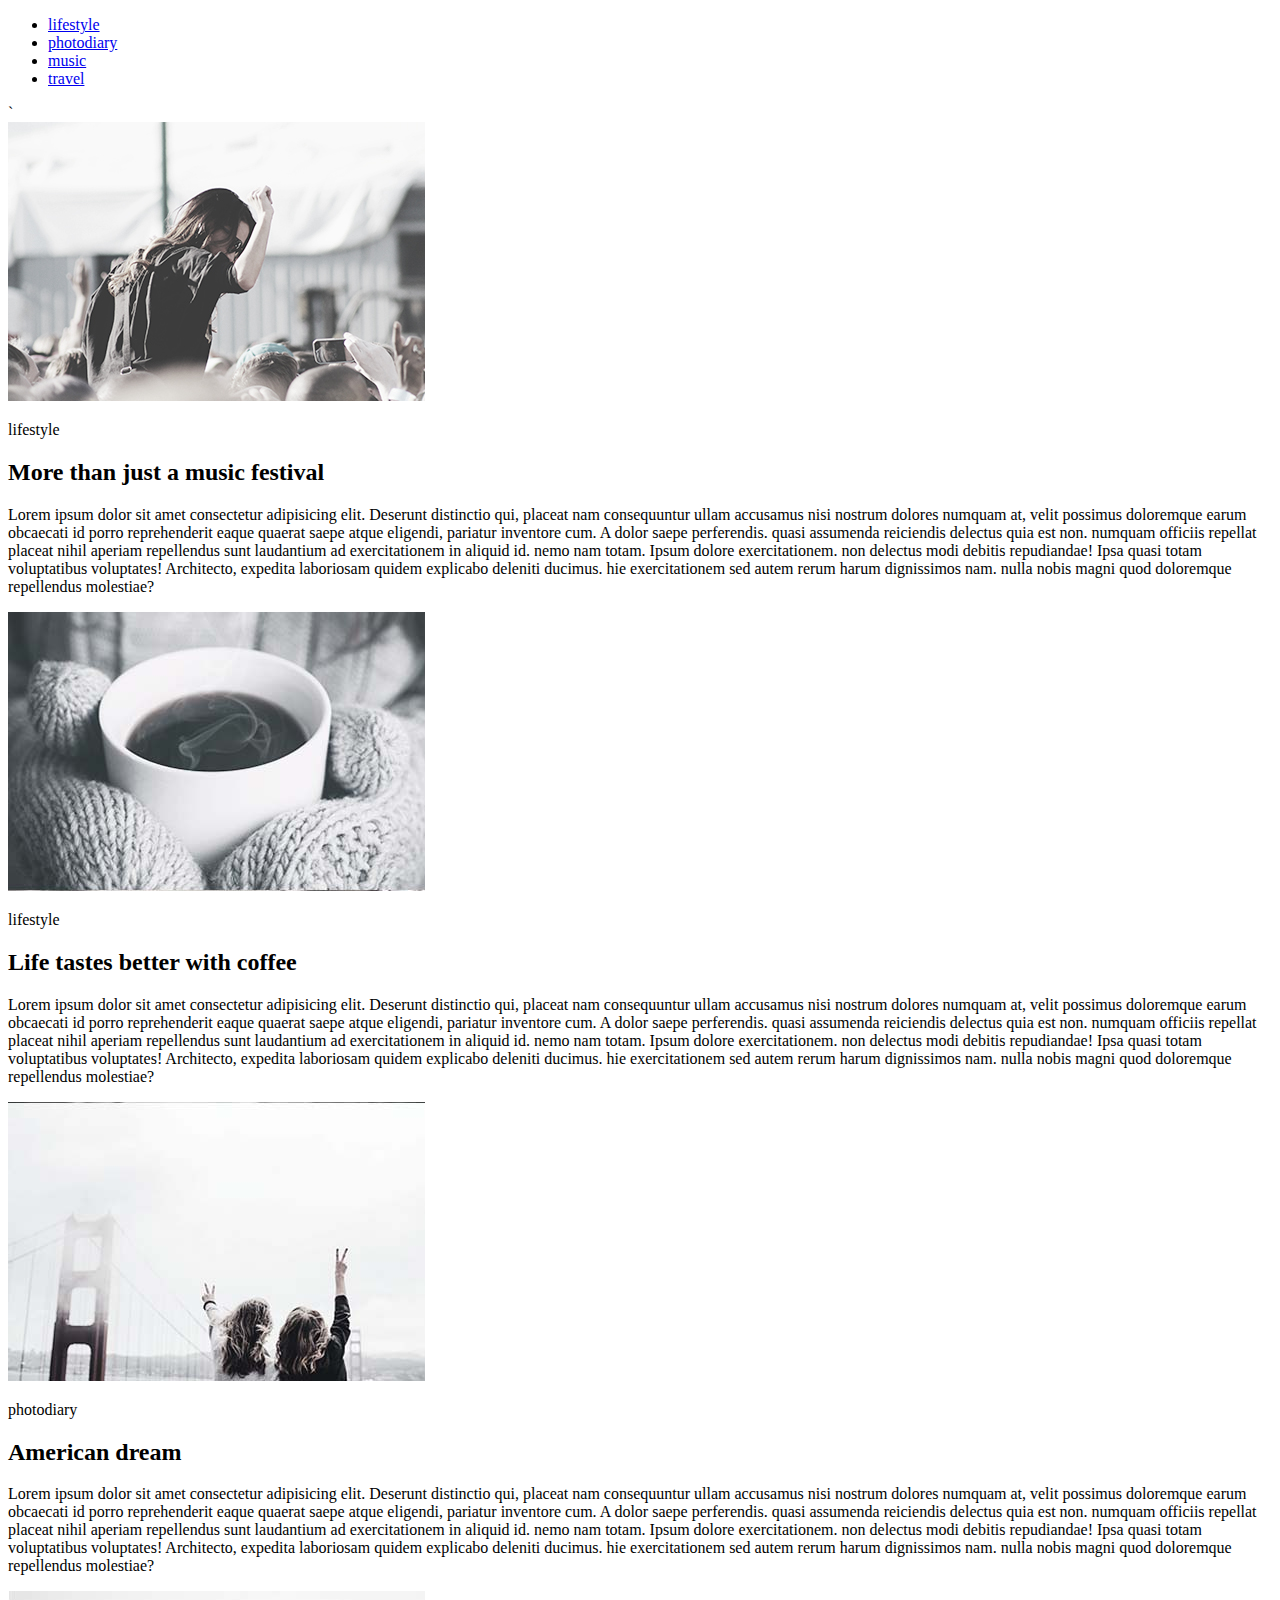
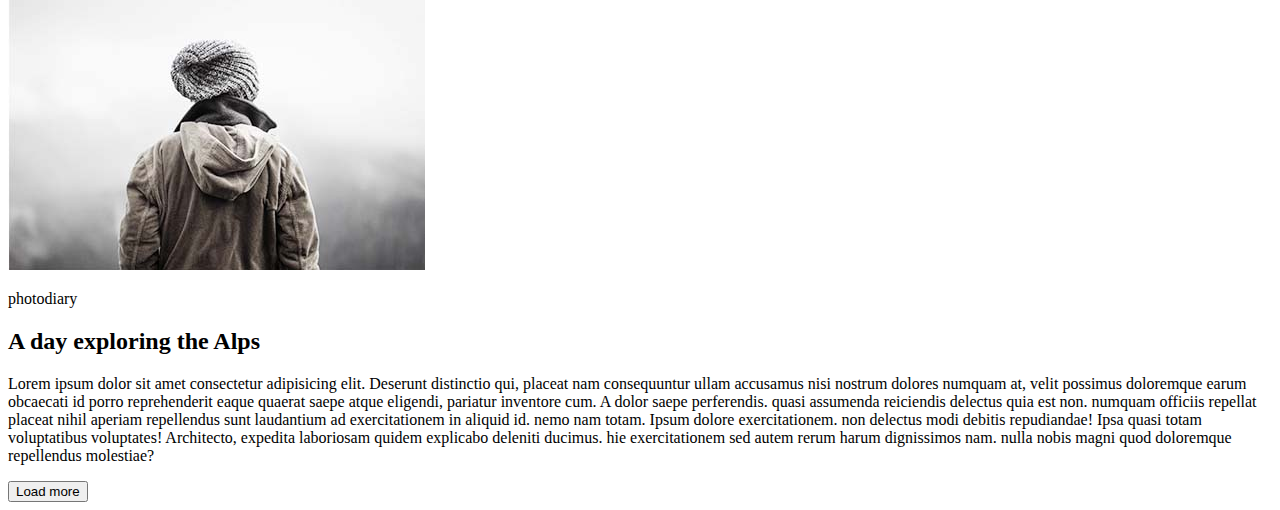
<file: html-css/module-02/index.html>
<!DOCTYPE html>
<html lang="en">
<head>
	<meta charset="UTF-8">
	<meta name="viewport" content="width=device-width, initial-scale=1.0">
	<meta http-equiv="X-UA-Compatible" content="ie=edge">
	<title>Document</title>
</head>
<body>
	<header>
		<nav>
			<ul class="navmenu">
				<li class="navmenu-item"><a class="navmenu-link" href="#">lifestyle</a></li>
				<li class="navmenu-item"><a class="navmenu-link" href="#">photodiary</a></li>
				<li class="navmenu-item"><a class="navmenu-link" href="#">music</a></li>
				<li class="navmenu-item"><a class="navmenu-link" href="#">travel</a></li>
			</ul>
		</nav>`
	</header>
	<main>	
		<article>
			<img src="img/img_1.jpg" height="279" weight="417" alt="festival">
			<p>lifestyle</p>
			<h2>More than just a music festival</h2>
			<p>Lorem ipsum dolor sit amet consectetur adipisicing elit. Deserunt distinctio qui, placeat nam consequuntur ullam accusamus nisi nostrum dolores numquam at, velit possimus doloremque earum obcaecati id porro reprehenderit eaque quaerat saepe atque eligendi, pariatur inventore cum. A dolor saepe perferendis. quasi assumenda reiciendis delectus quia est non. numquam officiis repellat placeat nihil aperiam repellendus sunt laudantium ad exercitationem in aliquid id. nemo nam totam. Ipsum dolore exercitationem. non delectus modi debitis repudiandae! Ipsa quasi totam voluptatibus voluptates! Architecto, expedita laboriosam quidem explicabo deleniti ducimus. hie exercitationem sed autem rerum harum dignissimos nam. nulla nobis magni quod doloremque repellendus molestiae?</p>
		</article>
		<article>
			<img src="img/img_2.jpg" height="279" weight="417" alt="cup of coffee">
			<p>lifestyle</p>
			<h2>Life tastes better with coffee</h2>
			<p>Lorem ipsum dolor sit amet consectetur adipisicing elit. Deserunt distinctio qui, placeat nam consequuntur ullam accusamus nisi nostrum dolores numquam at, velit possimus doloremque earum obcaecati id porro reprehenderit eaque quaerat saepe atque eligendi, pariatur inventore cum. A dolor saepe perferendis. quasi assumenda reiciendis delectus quia est non. numquam officiis repellat placeat nihil aperiam repellendus sunt laudantium ad exercitationem in aliquid id. nemo nam totam. Ipsum dolore exercitationem. non delectus modi debitis repudiandae! Ipsa quasi totam voluptatibus voluptates! Architecto, expedita laboriosam quidem explicabo deleniti ducimus. hie exercitationem sed autem rerum harum dignissimos nam. nulla nobis magni quod doloremque repellendus molestiae?</p>
		</article>
		<article>
			<img src="img/img_3.jpg" height="279" weight="417" alt="americab dream">
			<p>photodiary</p>
			<h2>American dream</h2>
			<p>Lorem ipsum dolor sit amet consectetur adipisicing elit. Deserunt distinctio qui, placeat nam consequuntur ullam accusamus nisi nostrum dolores numquam at, velit possimus doloremque earum obcaecati id porro reprehenderit eaque quaerat saepe atque eligendi, pariatur inventore cum. A dolor saepe perferendis. quasi assumenda reiciendis delectus quia est non. numquam officiis repellat placeat nihil aperiam repellendus sunt laudantium ad exercitationem in aliquid id. nemo nam totam. Ipsum dolore exercitationem. non delectus modi debitis repudiandae! Ipsa quasi totam voluptatibus voluptates! Architecto, expedita laboriosam quidem explicabo deleniti ducimus. hie exercitationem sed autem rerum harum dignissimos nam. nulla nobis magni quod doloremque repellendus molestiae?</p>
		</article>
		<article>
			<img src="img/img_4.jpg" height="279" weight="417" alt="exploring the Alps">
			<p>photodiary</p>
			<h2>A day exploring the Alps</h2>
			<p>Lorem ipsum dolor sit amet consectetur adipisicing elit. Deserunt distinctio qui, placeat nam consequuntur ullam accusamus nisi nostrum dolores numquam at, velit possimus doloremque earum obcaecati id porro reprehenderit eaque quaerat saepe atque eligendi, pariatur inventore cum. A dolor saepe perferendis. quasi assumenda reiciendis delectus quia est non. numquam officiis repellat placeat nihil aperiam repellendus sunt laudantium ad exercitationem in aliquid id. nemo nam totam. Ipsum dolore exercitationem. non delectus modi debitis repudiandae! Ipsa quasi totam voluptatibus voluptates! Architecto, expedita laboriosam quidem explicabo deleniti ducimus. hie exercitationem sed autem rerum harum dignissimos nam. nulla nobis magni quod doloremque repellendus molestiae?</p>	
		</article>	
				<button type="button">Load more</button> 
	</main>
</body>
</html>
</file>
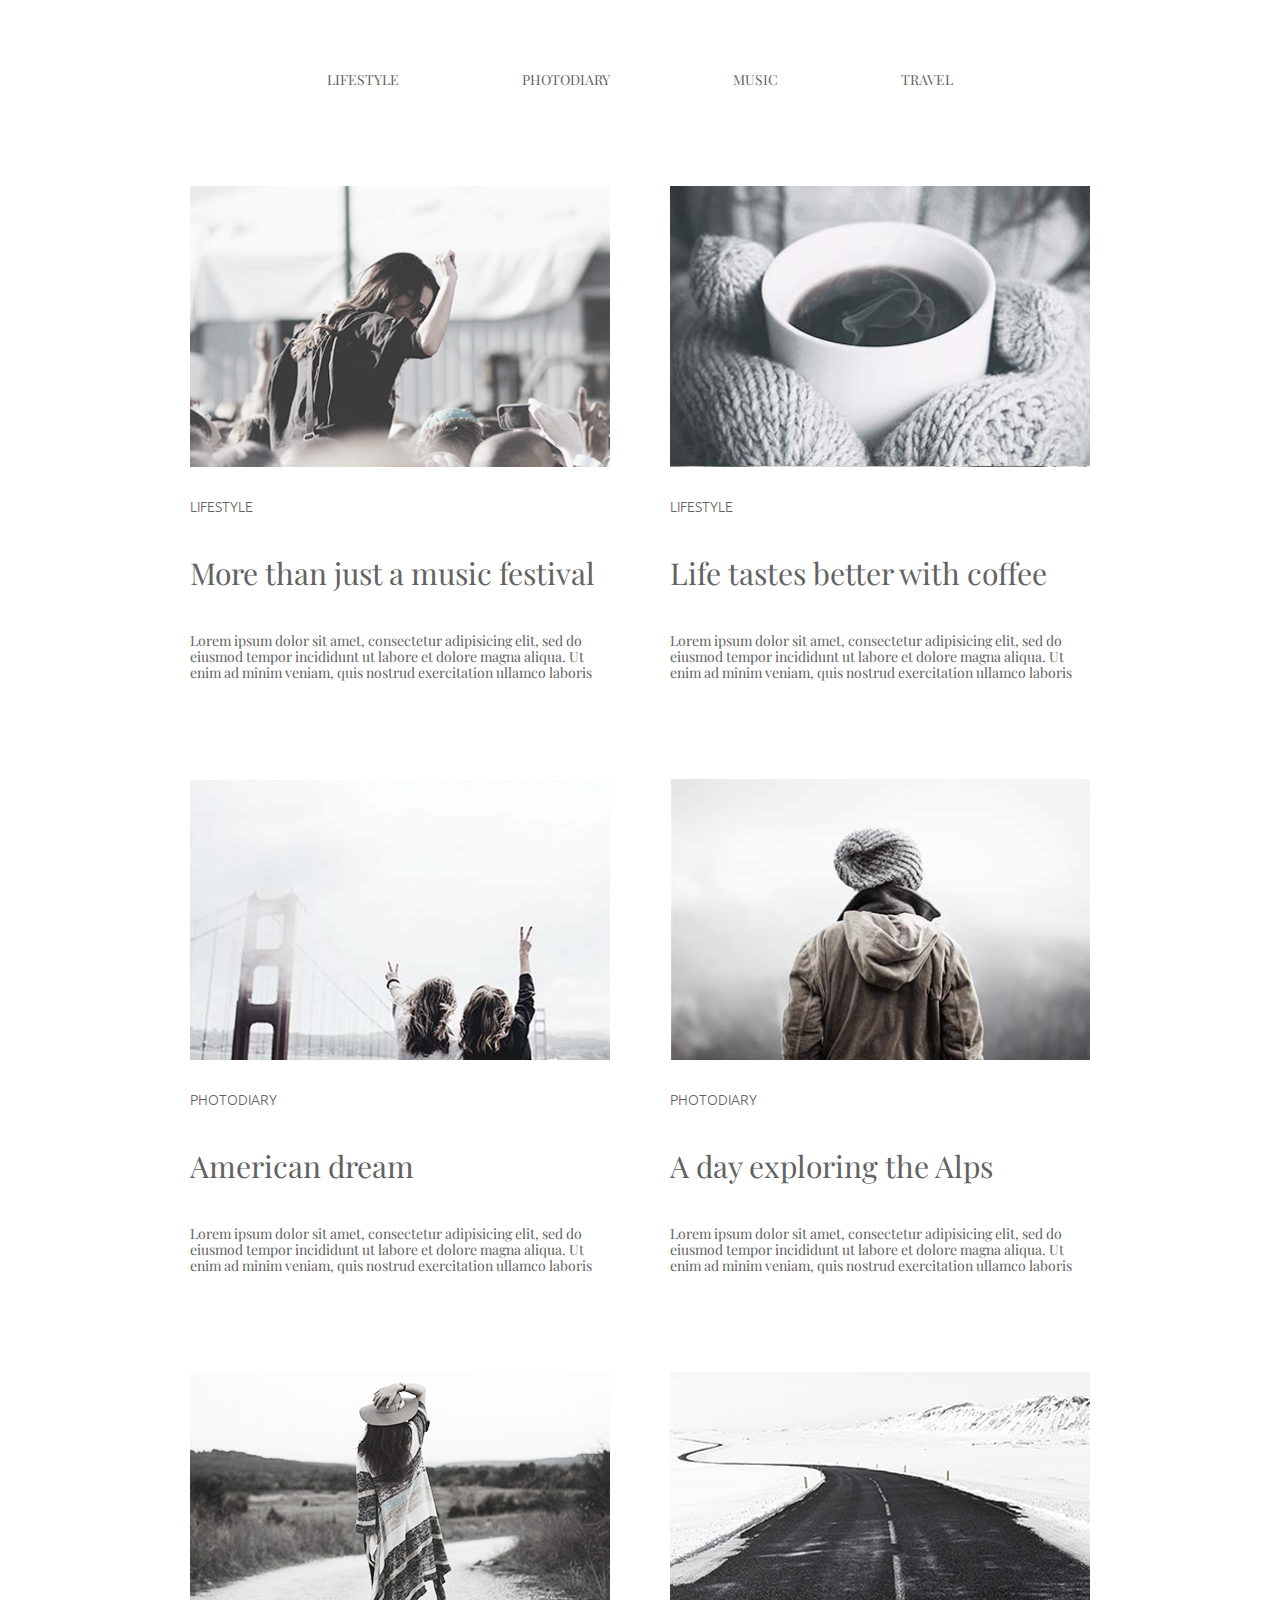
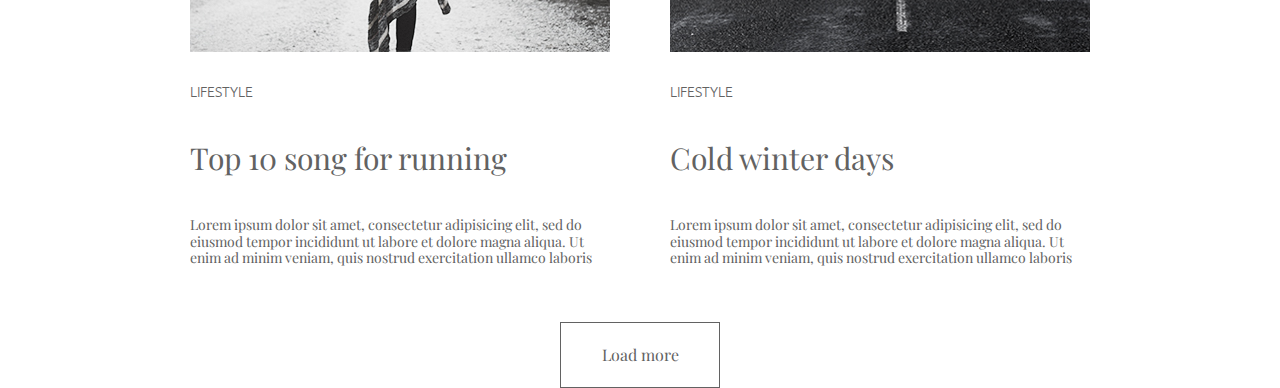
<file: html-css/module-03/index.html>
<!DOCTYPE html>
<html lang="en">
<head>
	<meta charset="UTF-8">
	<meta name="viewport" content="width=device-width, initial-scale=1.0">
	<meta http-equiv="X-UA-Compatible" content="ie=edge">
	<link rel="stylesheet" href="./css/normalize.css">
	<link rel="stylesheet" href="./css/styles.css">
	<link href="https://fonts.googleapis.com/css?family=Playfair+Display|Ubuntu:300,400" rel="stylesheet">
	<title>Home work module 3</title>
</head>
<body>
	<header class="page-header">
		<nav class="navigation wrapper">
			<ul class="navigation-menu mp-nuller">
				<li class="navigation-item mp-nuller"><a class="navigation-link" href="#">lifestyle</a></li>
				<li class="navigation-item mp-nuller"><a class="navigation-link" href="#">photodiary</a></li>
				<li class="navigation-item mp-nuller"><a class="navigation-link" href="#">music</a></li>
				<li class="navigation-item mp-nuller"><a class="navigation-link" href="#">travel</a></li>
			</ul>
		</nav>
	</header>
	<main class="main-page wrapper">
		<ul class="news-module mp-nuller">
			<li class="news-cat">
				<img src="./img/img_1.jpg" height="280px" width="420px" alt="More than just a music festival">		
				<h5>lifestyle</h5>
				<h2>More than just a music festival</h2>
				<div class="news-text">Lorem ipsum dolor sit amet, consectetur adipisicing elit, sed do eiusmod tempor incididunt ut labore et dolore magna aliqua. Ut enim ad minim veniam, quis nostrud exercitation ullamco laboris </div>
			</li>
			<li class="news-cat">
				<img src="./img/img_2.jpg" height="280px" width="420px" alt="Life tastes better with coffee">		
				<h5>lifestyle</h5>
				<h2>Life tastes better with coffee</h2>
				<div class="news-text">Lorem ipsum dolor sit amet, consectetur adipisicing elit, sed do eiusmod tempor incididunt ut labore et dolore magna aliqua. Ut enim ad minim veniam, quis nostrud exercitation ullamco laboris </div>
			</li>
			<li class="news-cat">
				<img src="./img/img_3.jpg" height="280px" width="420px" alt="American dream">		
				<h5>photodiary</h5>
				<h2>American dream</h2>
				<div class="news-text">Lorem ipsum dolor sit amet, consectetur adipisicing elit, sed do eiusmod tempor incididunt ut labore et dolore magna aliqua. Ut enim ad minim veniam, quis nostrud exercitation ullamco laboris </div>
			</li>
			<li class="news-cat">
				<img src="./img/img_4.jpg" height="280px" width="420px" alt="A day exploring the Alps">		
				<h5>photodiary</h5>
				<h2>A day exploring the Alps</h2>
				<div class="news-text">Lorem ipsum dolor sit amet, consectetur adipisicing elit, sed do eiusmod tempor incididunt ut labore et dolore magna aliqua. Ut enim ad minim veniam, quis nostrud exercitation ullamco laboris </div>
			</li>
			<li class="news-cat">
				<img src="./img/img_5.jpg" height="280px" width="420px" alt="Top 10 song for running">		
				<h5>lifestyle</h5>
				<h2> Top 10 song for running</h2>
				<div class="news-text">Lorem ipsum dolor sit amet, consectetur adipisicing elit, sed do eiusmod tempor incididunt ut labore et dolore magna aliqua. Ut enim ad minim veniam, quis nostrud exercitation ullamco laboris </div>
			</li>
			<li class="news-cat">
				<img src="./img/img_6.jpg" height="280px" width="420px" alt="Cold winter days">		
				<h5>lifestyle</h5>
				<h2>Cold winter days</h2>
				<div class="news-text">Lorem ipsum dolor sit amet, consectetur adipisicing elit, sed do eiusmod tempor incididunt ut labore et dolore magna aliqua. Ut enim ad minim veniam, quis nostrud exercitation ullamco laboris </div>	
			</li>
		</ul>
		<div class="button_wrapper mp-nuller">
			<button class="load-more">Load more</button>
		</div>
	</main>
</body>
</html>
</file>
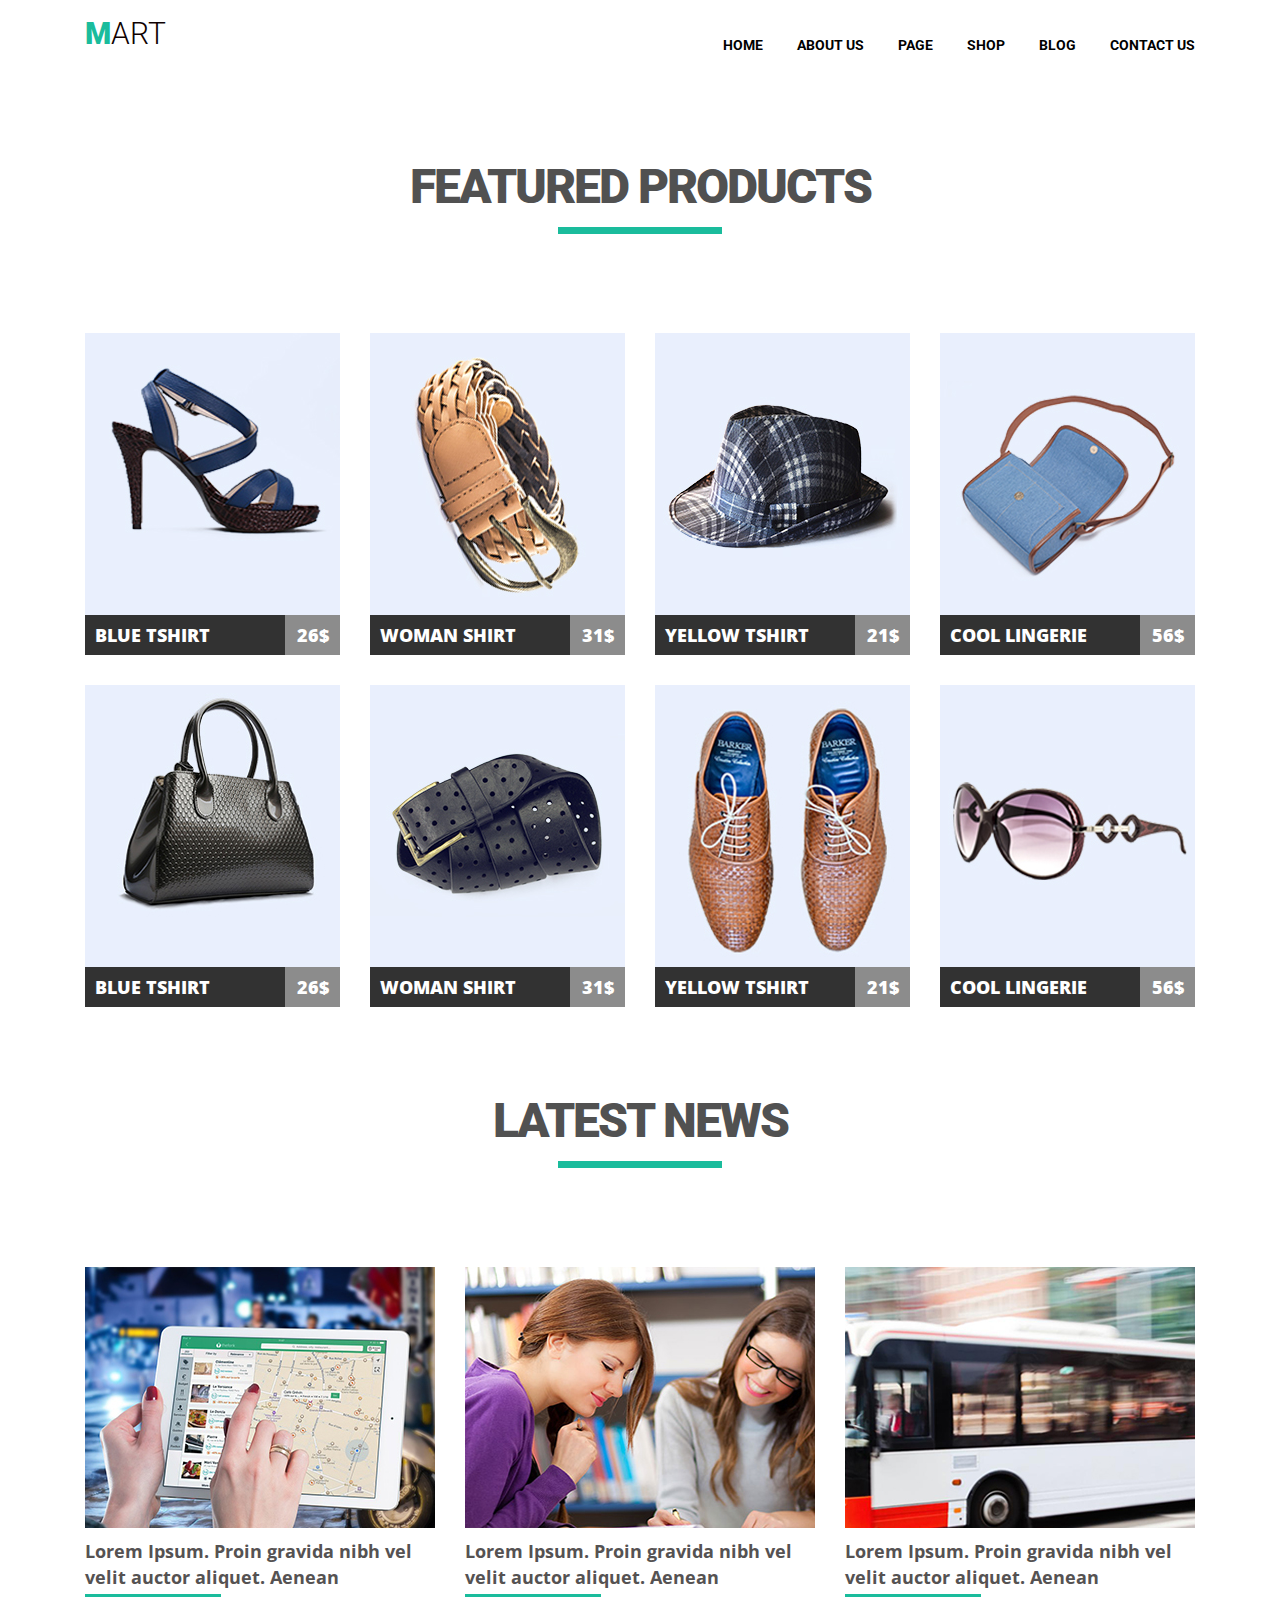
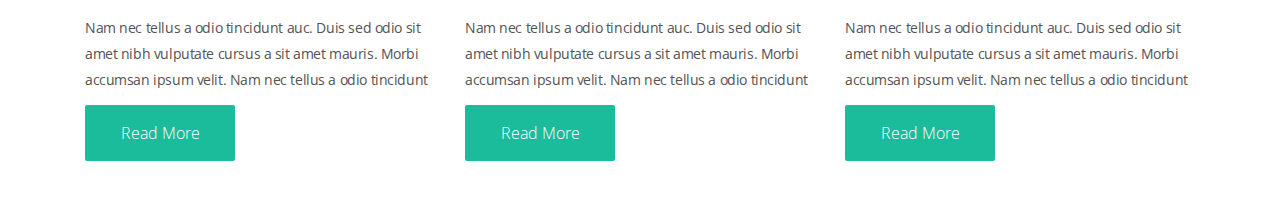
<file: html-css/module-04/index.html>
<!DOCTYPE html>
<html lang="en">
  <head>
    <meta charset="UTF-8" />
    <meta name="viewport" content="width=device-width, initial-scale=1.0" />
    <meta http-equiv="X-UA-Compatible" content="ie=edge" />
    <link rel="stylesheet" href="./css/normalize.css" />
    <link rel="stylesheet" href="./css/styles.css" />
    <link
      href="https://fonts.googleapis.com/css?family=Open+Sans:300,400,600,700|Roboto:300,400,900"
      rel="stylesheet"
    />
    <title>Home work module 4</title>
  </head>
  <body>
    <header class="header container">
      <a href="#"><h1>mart</h1></a>
      <nav class="navigation clearfix">
        <ul class="mp-nuller nav-menu">
          <li><a href="#">home</a></li>
          <li><a href="#">about us</a></li>
          <li><a href="#">page</a></li>
          <li><a href="#">shop</a></li>
          <li><a href="#">blog</a></li>
          <li><a href="#">contact us</a></li>
        </ul>
      </nav>
    </header>
    <main class="container">
      <section>
        <h2 class="f-products">featured products</h2>
        <ul class="f-products-table clearfix">
          <li>
            <a href="#"
              ><img
                src="./img/img_1.jpg"
                width="255"
                height="282"
                alt="photo of goods"
              />
              <h3 class="f-product-item_h3">Blue Tshirt</h3>
              <div class="f-products-table-price">26$</div>
            </a>
          </li>
          <li>
            <a href="#">
              <img
                src="./img/img_2.jpg"
                width="255"
                height="282"
                alt="photo of goods"
              />

              <h3 class="f-product-item_h3">woman shirt</h3>
              <div class="f-products-table-price">31$</div>
            </a>
          </li>
          <li>
            <a href="#">
              <img
                src="./img/img_3.jpg"
                width="255"
                height="282"
                alt="photo of goods"
              />

              <h3 class="f-product-item_h3">YELLOW Tshirt</h3>
              <div class="f-products-table-price">21$</div>
            </a>
          </li>
          <li>
            <a href="#">
              <img
                src="./img/img_4.jpg"
                width="255"
                height="282"
                alt="photo of goods"
              />

              <h3 class="f-product-item_h3">Cool lingerie</h3>
              <div class="f-products-table-price">56$</div>
            </a>
          </li>
          <li>
            <a href="#">
              <img
                src="./img/img_5.jpg"
                width="255"
                height="282"
                alt="photo of goods"
              />
              <h3 class="f-product-item_h3">Blue Tshirt</h3>
              <div class="f-products-table-price">26$</div>
            </a>
          </li>
          <li>
            <a href="#">
              <img
                src="./img/img_6.jpg"
                width="255"
                height="282"
                alt="photo of goods"
              />

              <h3 class="f-product-item_h3">WOMAN shirt</h3>
              <div class="f-products-table-price">31$</div>
            </a>
          </li>
          <li>
            <a href="#">
              <img
                src="./img/img_7.jpg"
                width="255"
                height="282"
                alt="photo of goods"
              />

              <h3 class="f-product-item_h3">YELLOW Tshirt</h3>
              <div class="f-products-table-price">21$</div>
            </a>
          </li>
          <li>
            <a href="#">
              <img
                src="./img/img_8.jpg"
                width="255"
                height="282"
                alt="photo of goods"
              />

              <h3 class="f-product-item_h3">Cool lingerie</h3>
              <div class="f-products-table-price">56$</div>
            </a>
          </li>
        </ul>
      </section>
      <section class="lat-news container">
        <h2 class="f-products">latest news</h2>
        <ul class="lat-news-table mp-nuller clearfix">
          <li class="news-table">
            <img src="./img/img_9.jpg" width="350" height="261" alt="news1" />
            <h3 class="news-table-h">
              Lorem Ipsum. Proin gravida nibh vel velit auctor aliquet. Aenean
            </h3>
            <div class="news-text">
              Nam nec tellus a odio tincidunt auc. Duis sed odio sit amet nibh
              vulputate cursus a sit amet mauris. Morbi accumsan ipsum velit.
              Nam nec tellus a odio tincidunt
            </div>
            <a href="#" class="read-more">read more</a>
          </li>
          <li class="news-table">
            <img src="./img/img_10.jpg" width="350" height="261" alt="news2" />
            <h3 class="news-table-h">
              Lorem Ipsum. Proin gravida nibh vel velit auctor aliquet. Aenean
            </h3>
            <div class="news-text">
              Nam nec tellus a odio tincidunt auc. Duis sed odio sit amet nibh
              vulputate cursus a sit amet mauris. Morbi accumsan ipsum velit.
              Nam nec tellus a odio tincidunt
            </div>
            <a href="#" class="read-more">read more</a>
          </li>
          <li class="news-table">
            <img src="./img/img_11.jpg" width="350" height="261" alt="news3" />
            <h3 class="news-table-h">
              Lorem Ipsum. Proin gravida nibh vel velit auctor aliquet. Aenean
            </h3>
            <div class="news-text">
              Nam nec tellus a odio tincidunt auc. Duis sed odio sit amet nibh
              vulputate cursus a sit amet mauris. Morbi accumsan ipsum velit.
              Nam nec tellus a odio tincidunt
            </div>
            <a href="#" class="read-more">read more</a>
          </li>
        </ul>
      </section>
    </main>
    <footer></footer>
  </body>
</html>
</file>
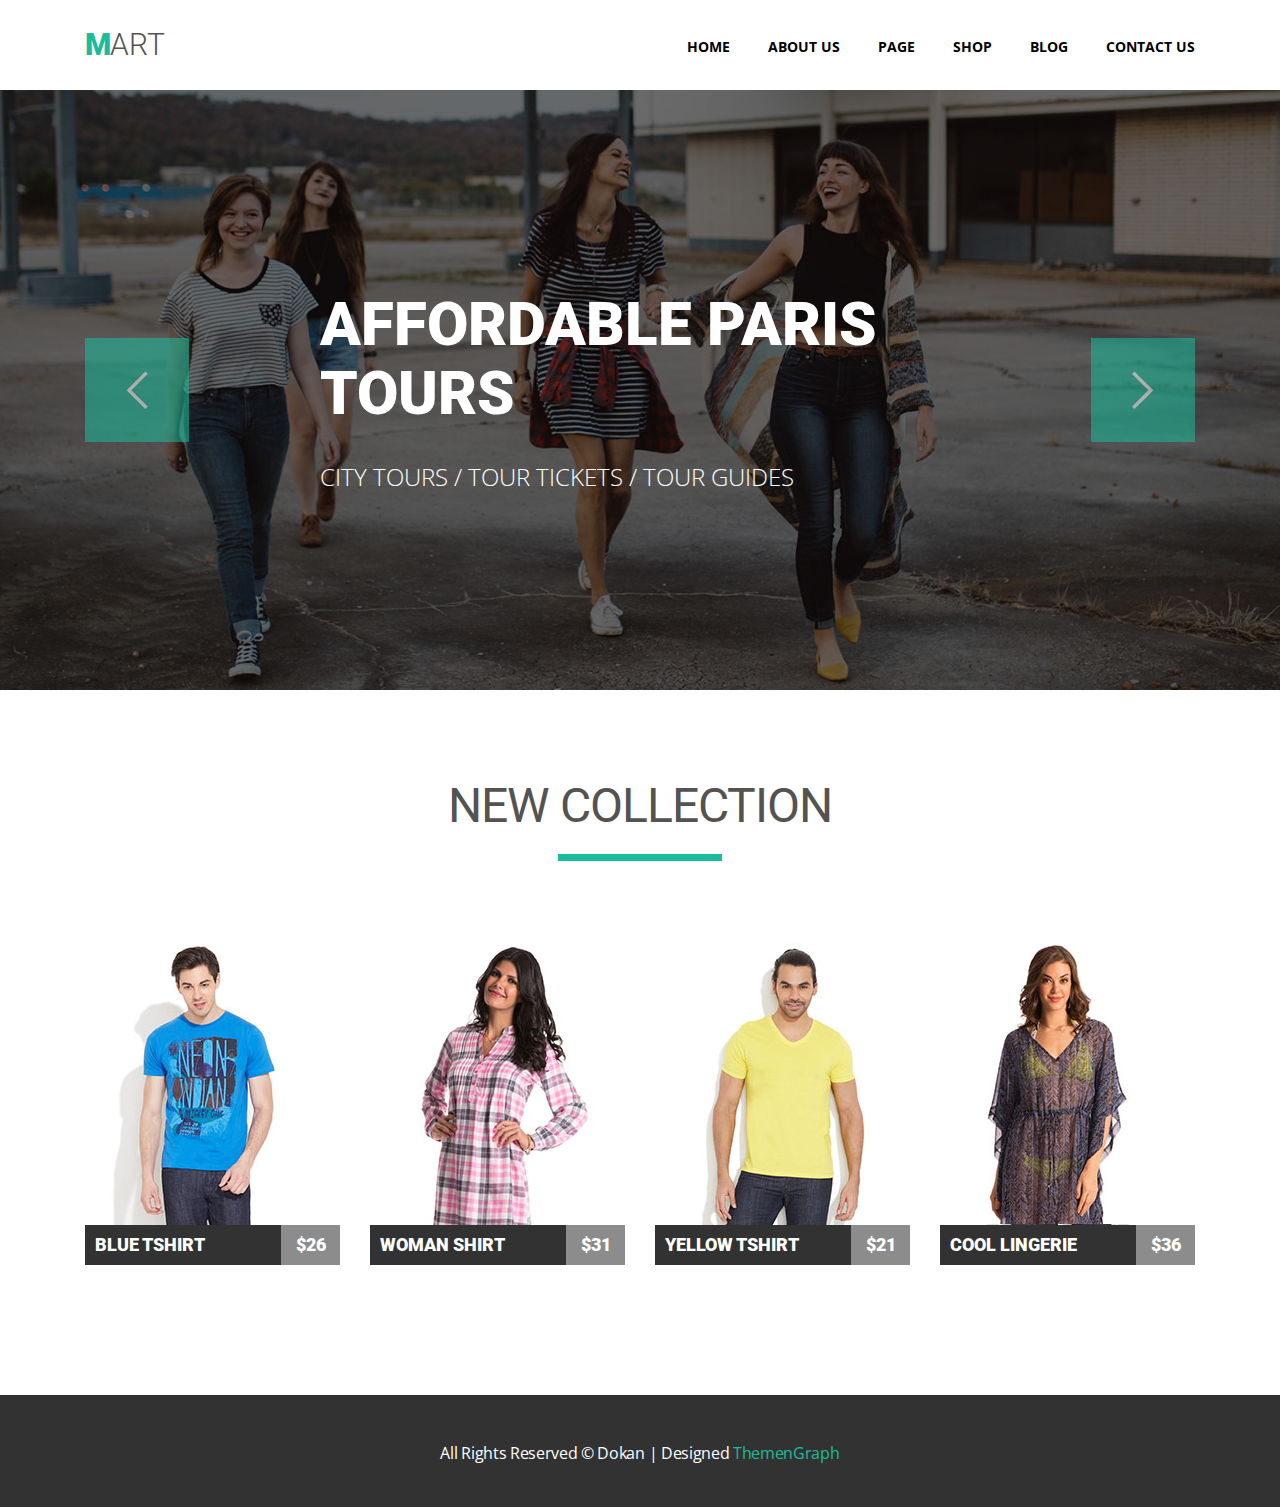
<file: html-css/module-05/index.html>
<!DOCTYPE html>
<html lang="en">
  <head>
    <meta charset="UTF-8" />
    <meta name="viewport" content="width=device-width, initial-scale=1.0" />
    <meta http-equiv="X-UA-Compatible" content="ie=edge" />
    <link rel="stylesheet" href="./css/normalize.css" />
    <link rel="stylesheet" href="./css/styles.css" />
    <link
      href="https://fonts.googleapis.com/css?family=Open+Sans:300,400,600,700|Roboto:300,400,900"
      rel="stylesheet"
    />
    <title>Module 5</title>
  </head>
  <body>
    <div class="header-wrapper">
      <header class="container clearfix">
        <h1 class="logo"><a href="#">mart</a></h1>
        <nav class="header-navmenu">
          <ul class="nav-list">
            <li class="nav-item"><a href="#" class="nav-link">home</a></li>
            <li class="nav-item"><a href="#" class="nav-link">about us</a></li>
            <li class="nav-item"><a href="#" class="nav-link">page</a></li>
            <li class="nav-item"><a href="#" class="nav-link">shop</a></li>
            <li class="nav-item"><a href="#" class="nav-link">blog</a></li>
            <li class="nav-item">
              <a href="#" class="nav-link">contact us</a>
            </li>
          </ul>
        </nav>
      </header>
    </div>
    <div class="slider">
      <div class="slider-ctrl container">
        <button class="left-ctrl buttbox"></button>
        <button class="right-ctrl buttbox"></button>
      </div>
      <ul class="slides">
        <li class="slides-item">
          <img
            src="./img/slide4.png"
            width="1600"
            height="600"
            alt="slider"
            class="slider-img"
          />
          <div class="slider-overlay-text">
            <h2 class="slider-bs">affordable paris tours</h2>
            <h2 class="slider-ss">city tours / tour tickets / tour guides</h2>
          </div>
        </li>
      </ul>
    </div>
    <main>
      <div class="container">
        <h2 class="info-section-title">new collection</h2>
        <ul class="new-col-table h-wrapper clearfix">
          <li class="new-col-card">
            <div class="link-a">
              <div class="new-col-card-image">
                <img
                  src="./img/cat_1.jpg"
                  width="255"
                  height="282"
                  alt="info about good"
                />
                <div class="new-col-card-image-overlay">
                  <div class="overlay-content">
                    <ul class="b-table clearfix">
                      <li class="b-t-item">
                        <button class="ov-sm-icon heart"></button>
                      </li>
                      <li class="b-t-item">
                        <button class="ov-sm-icon cross-arrows"></button>
                      </li>
                      <li class="b-t-item">
                        <button class="ov-sm-icon clock"></button>
                      </li>
                      <li class="b-t-item">
                        <button class="ov-big-icon box">
                          <span class="b-t-item-text">add to cart</span>
                        </button>
                      </li>
                    </ul>
                  </div>
                </div>
              </div>
              <div class="bot-f-prod">
              <h3 class="new-col-item">Blue Tshirt</h3>
              <div class="new-col-item-price">$26</div>
            </div>
            </div>
          </li>
          
          <li class="new-col-card">
            <div class="link-a">
              <div class="new-col-card-image">
                <img
                  src="./img/cat_2.jpg"
                  width="255"
                  height="282"
                  alt="info about good"
                />
                <div class="new-col-card-image-overlay">
                  <div class="overlay-content">
                    <ul class="b-table clearfix">
                      <li class="b-t-item">
                        <button class="ov-sm-icon heart"></button>
                      </li>
                      <li class="b-t-item">
                        <button class="ov-sm-icon cross-arrows"></button>
                      </li>
                      <li class="b-t-item">
                        <button class="ov-sm-icon clock"></button>
                      </li>
                      <li class="b-t-item">
                        <button class="ov-big-icon box">
                          <span class="b-t-item-text">add to cart</span>
                        </button>
                      </li>
                    </ul>
                  </div>
                </div>
              </div>
              <div class="bot-f-prod">
              <h3 class="new-col-item">WOMAN shirt</h3>
              <div class="new-col-item-price">$31</div>
            </div>
            </div>
          </li>
          <li class="new-col-card">
            <div class="link-a">
              <div class="new-col-card-image">
                <img
                  src="./img/cat_3.jpg"
                  width="255"
                  height="282"
                  alt="info about good"
                />
                <div class="new-col-card-image-overlay">
                  <div class="overlay-content">
                    <ul class="b-table clearfix">
                      <li class="b-t-item">
                        <button class="ov-sm-icon heart"></button>
                      </li>
                      <li class="b-t-item">
                        <button class="ov-sm-icon cross-arrows"></button>
                      </li>
                      <li class="b-t-item">
                        <button class="ov-sm-icon clock"></button>
                      </li>
                      <li class="b-t-item">
                        <button class="ov-big-icon box">
                          <span class="b-t-item-text">add to cart</span>
                        </button>
                      </li>
                    </ul>
                  </div>
                </div>
              </div>
              <div class="bot-f-prod">
              <h3 class="new-col-item">YELLOW Tshirt</h3>
              <div class="new-col-item-price">$21</div>
            </div>
          </div>
          </li>
          <li class="new-col-card">
            <div class="link-a">
              <div class="new-col-card-image">
                <img
                  src="./img/cat_4.jpg"
                  width="255"
                  height="282"
                  alt="info about good"
                />
                <div class="new-col-card-image-overlay">
                  <div class="overlay-content">
                    <ul class="b-table clearfix">
                      <li class="b-t-item">
                        <button class="ov-sm-icon heart"></button>
                      </li>
                      <li class="b-t-item">
                        <button class="ov-sm-icon cross-arrows"></button>
                      </li>
                      <li class="b-t-item">
                        <button class="ov-sm-icon clock"></button>
                      </li>
                      <li class="b-t-item">
                        <button class="ov-big-icon box">
                          <span class="b-t-item-text">add to cart</span>
                        </button>
                      </li>
                    </ul>
                  </div>
                </div>
              </div>
              <div class="bot-f-prod">
              <h3 class="new-col-item">Cool lingerie</h3>
              <div class="new-col-item-price">$36</div>
            </div>
            </div>
          </li>
        </ul>
      </div>
    </main>
    <footer class="footer">
      All Rights Reserved © Dokan | Designed
      <a href="#">ThemenGraph</a>
    </footer>
  </body>
</html>
</file>
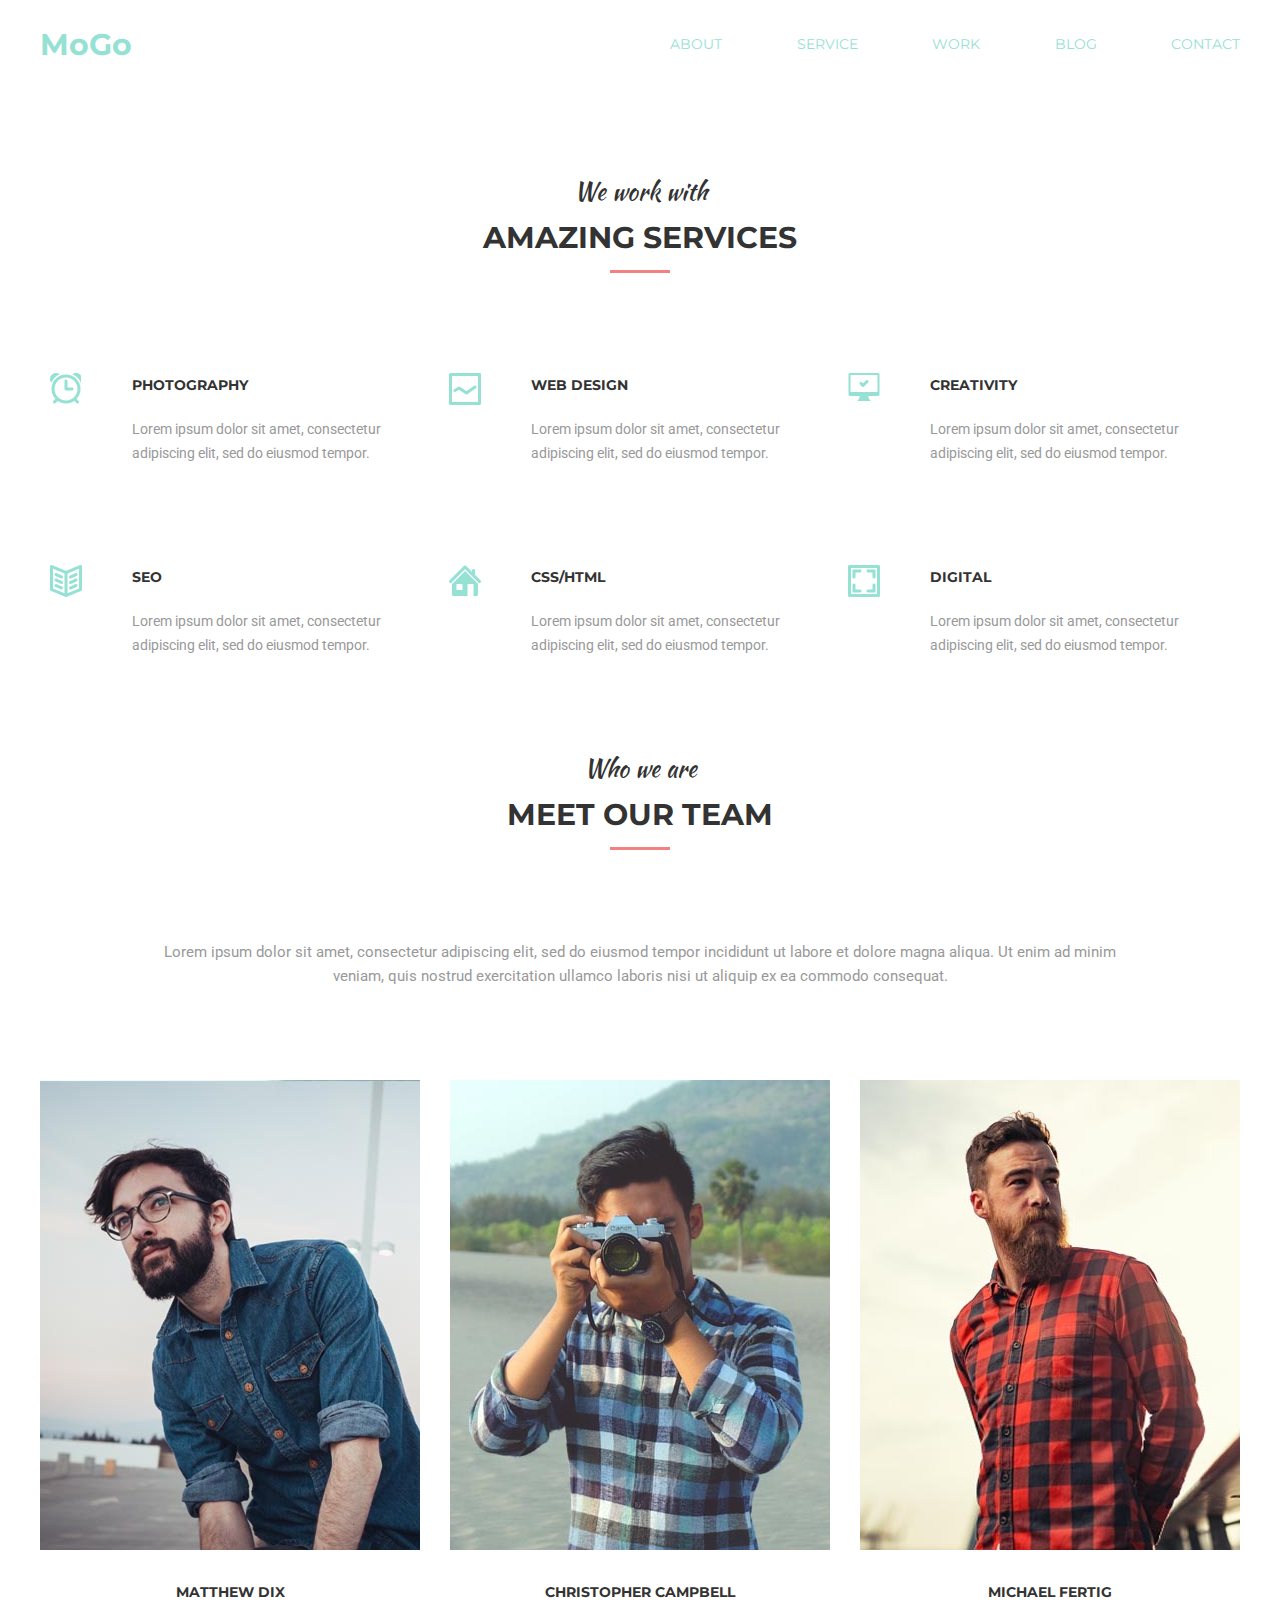
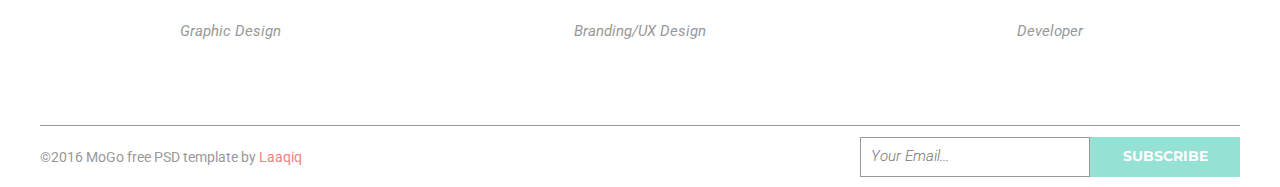
<file: html-css/module-06/index.html>
<!DOCTYPE html>
<html lang="en">
  <head>
    <meta charset="UTF-8" />
    <meta name="viewport" content="width=device-width, initial-scale=1.0" />
    <meta http-equiv="X-UA-Compatible" content="ie=edge" />
    <link rel="stylesheet" href="./css/normalize.css" />
    <link rel="stylesheet" href="./css/styles.css" />
    <link
      href="https://fonts.googleapis.com/css?family=Kaushan+Script|Montserrat:400,700|Roboto:400i,400"
      rel="stylesheet"
    />
    <title>Home work 6</title>
  </head>
  <body>
    <header class="header container">
      <h1 class="main-link"><a href="#" class="logo-link">MoGo</a></h1>

      <nav>
        <ul class="nav-menu">
          <li class="nav-menu__item">
            <a class="nav-menu__link" href="#">about</a>
          </li>
          <li class="nav-menu__item">
            <a class="nav-menu__link" href="#">service</a>
          </li>
          <li class="nav-menu__item">
            <a class="nav-menu__link" href="#">work</a>
          </li>
          <li class="nav-menu__item">
            <a class="nav-menu__link" href="#">blog</a>
          </li>
          <li class="nav-menu__item">
            <a class="nav-menu__link" href="#">contact</a>
          </li>
        </ul>
      </nav>
    </header>
    <main>
      <section class="section-work">
        <div class="container">
          <header class="section-header">
            <h2 class="section-header__headline">
              <span class="section-header__tagline1">we work with</span>
              <span class="section-header__tagline2">amazing services</span>
            </h2>
          </header>

          <ul class="service-list">
            <li class="service-list__item sprite icon_alarm">
              <div class="am-services-wrapper">
                <h3 class="am-servises-head">photography</h3>

                <p class="am-services-text">
                  Lorem ipsum dolor sit amet, consectetur adipiscing elit, sed
                  do eiusmod tempor.
                </p>
              </div>
            </li>
            <li class="service-list__item sprite icon_lg">
              <div class="am-services-wrapper">
                <h3 class="am-servises-head">web design</h3>
                <p class="am-services-text">
                  Lorem ipsum dolor sit amet, consectetur adipiscing elit, sed
                  do eiusmod tempor.
                </p>
              </div>
            </li>
            <li class="service-list__item sprite icon_creat">
              <div class="am-services-wrapper">
                <h3 class="am-servises-head">creativity</h3>
                <p class="am-services-text">
                  Lorem ipsum dolor sit amet, consectetur adipiscing elit, sed
                  do eiusmod tempor.
                </p>
              </div>
            </li>
            <li class="service-list__item sprite icon_seo">
              <div class="am-services-wrapper">
                <h3 class="am-servises-head">seo</h3>
                <p class="am-services-text">
                  Lorem ipsum dolor sit amet, consectetur adipiscing elit, sed
                  do eiusmod tempor.
                </p>
              </div>
            </li>
            <li class="service-list__item sprite icon_css">
              <div class="am-services-wrapper">
                <h3 class="am-servises-head">css/html</h3>
                <p class="am-services-text">
                  Lorem ipsum dolor sit amet, consectetur adipiscing elit, sed
                  do eiusmod tempor.
                </p>
              </div>
            </li>
            <li class="service-list__item sprite icon_digital">
              <div class="am-services-wrapper">
                <h3 class="am-servises-head">digital</h3>
                <p class="am-services-text">
                  Lorem ipsum dolor sit amet, consectetur adipiscing elit, sed
                  do eiusmod tempor.
                </p>
              </div>
            </li>
          </ul>
        </div>
      </section>
      <section class="section-team">
        <div class="container">
          <header class="section-header">
            <h2 class="section-header__headline"><span class="section-header__tagline1">who we are</span>
            <span class="section-header__tagline2">meet our team</span>
          </h2>
            <p class="section-header__text">
              Lorem ipsum dolor sit amet, consectetur adipiscing elit, sed do
              eiusmod tempor incididunt ut labore et dolore magna aliqua. Ut
              enim ad minim veniam, quis nostrud exercitation ullamco laboris
              nisi ut aliquip ex ea commodo consequat.
            </p>
          </header>
          <ul class="card-table">
            <li class="card-table__item">
              <figure>
                <div class="card-table__img-wrapper">
                  <img
                    src="./img/1.jpg"
                    width="380"
                    height="470"
                    alt="emloye"
                    class="card-table__photo"
                  />
                  <div class="card-table__overlay">
                    <ul class="sm-table">
                      <li class="sm-table__item">
                        <a
                          href="#
                    "
                          class="sm-table__link sprite-facebook"
                        ></a>
                      </li>
                      <li class="sm-table__item">
                        <a href="#" class="sm-table__link sprite-twitter"></a>
                      </li>
                      <li class="sm-table__item">
                        <a href="#" class="sm-table__link sprite-pinterest"></a>
                      </li>
                      <li class="sm-table__item">
                        <a href="#" class="sm-table__link sprite-instagram"></a>
                      </li>
                    </ul>
                  </div>
                </div>
                <figcaption>
                  <h3 class="card-table__name">Matthew Dix</h3>
                  <p class="card-table__job">Graphic Design</p>
                </figcaption>
              </figure>
            </li>
            <li class="card-table__item">
              <figure>
                <div class="card-table__img-wrapper">
                  <img
                    src="./img/2.jpg"
                    width="380"
                    height="470"
                    alt="emloye"
                    class="card-table__photo"
                  />
                  <div class="card-table__overlay">
                    <ul class="sm-table">
                      <li class="sm-table__item">
                        <a
                          href="#
                        "
                          class="sm-table__link sprite-facebook"
                        ></a>
                      </li>
                      <li class="sm-table__item">
                        <a href="#" class="sm-table__link sprite-twitter"></a>
                      </li>
                      <li class="sm-table__item">
                        <a href="#" class="sm-table__link sprite-pinterest"></a>
                      </li>
                      <li class="sm-table__item">
                        <a href="#" class="sm-table__link sprite-instagram"></a>
                      </li>
                    </ul>
                  </div>
                </div>
                <figcaption>
                  <h3 class="card-table__name">Christopher Campbell</h3>
                  <p class="card-table__job">Branding/UX design</p>
                </figcaption>
              </figure>
            </li>
            <li class="card-table__item">
              <figure>
                <div class="card-table__img-wrapper">
                  <img
                    src="./img/3.jpg"
                    width="380"
                    height="470"
                    alt="emloye"
                    class="card-table__photo"
                  />
                  <div class="card-table__overlay">
                    <ul class="sm-table">
                      <li class="sm-table__item">
                        <a
                          href="#
                        "
                          class="sm-table__link sprite-facebook"
                        ></a>
                      </li>
                      <li class="sm-table__item">
                        <a href="#" class="sm-table__link sprite-twitter"></a>
                      </li>
                      <li class="sm-table__item">
                        <a href="#" class="sm-table__link sprite-pinterest"></a>
                      </li>
                      <li class="sm-table__item">
                        <a href="#" class="sm-table__link sprite-instagram"></a>
                      </li>
                    </ul>
                  </div>
                </div>
                <figcaption>
                  <h3 class="card-table__name">Michael Fertig</h3>
                  <p class="card-table__job">Developer</p>
                </figcaption>
              </figure>
            </li>
          </ul>
        </div>
      </section>
    </main>
    <footer>
      <div class="footer-nav container">
        <p class="footer-text">
          &copy2016 MoGo free PSD template by
          <a class="footer-link" href="#">Laaqiq</a>
        </p>
        <div class="subscribe">
          <input
            type="email"
            class="form-email"
            placeholder="Your Email..."
          /><button class="sub-but" type="submit">subscribe</button>
        </div>
      </div>
    </footer>
  </body>
</html>
</file>
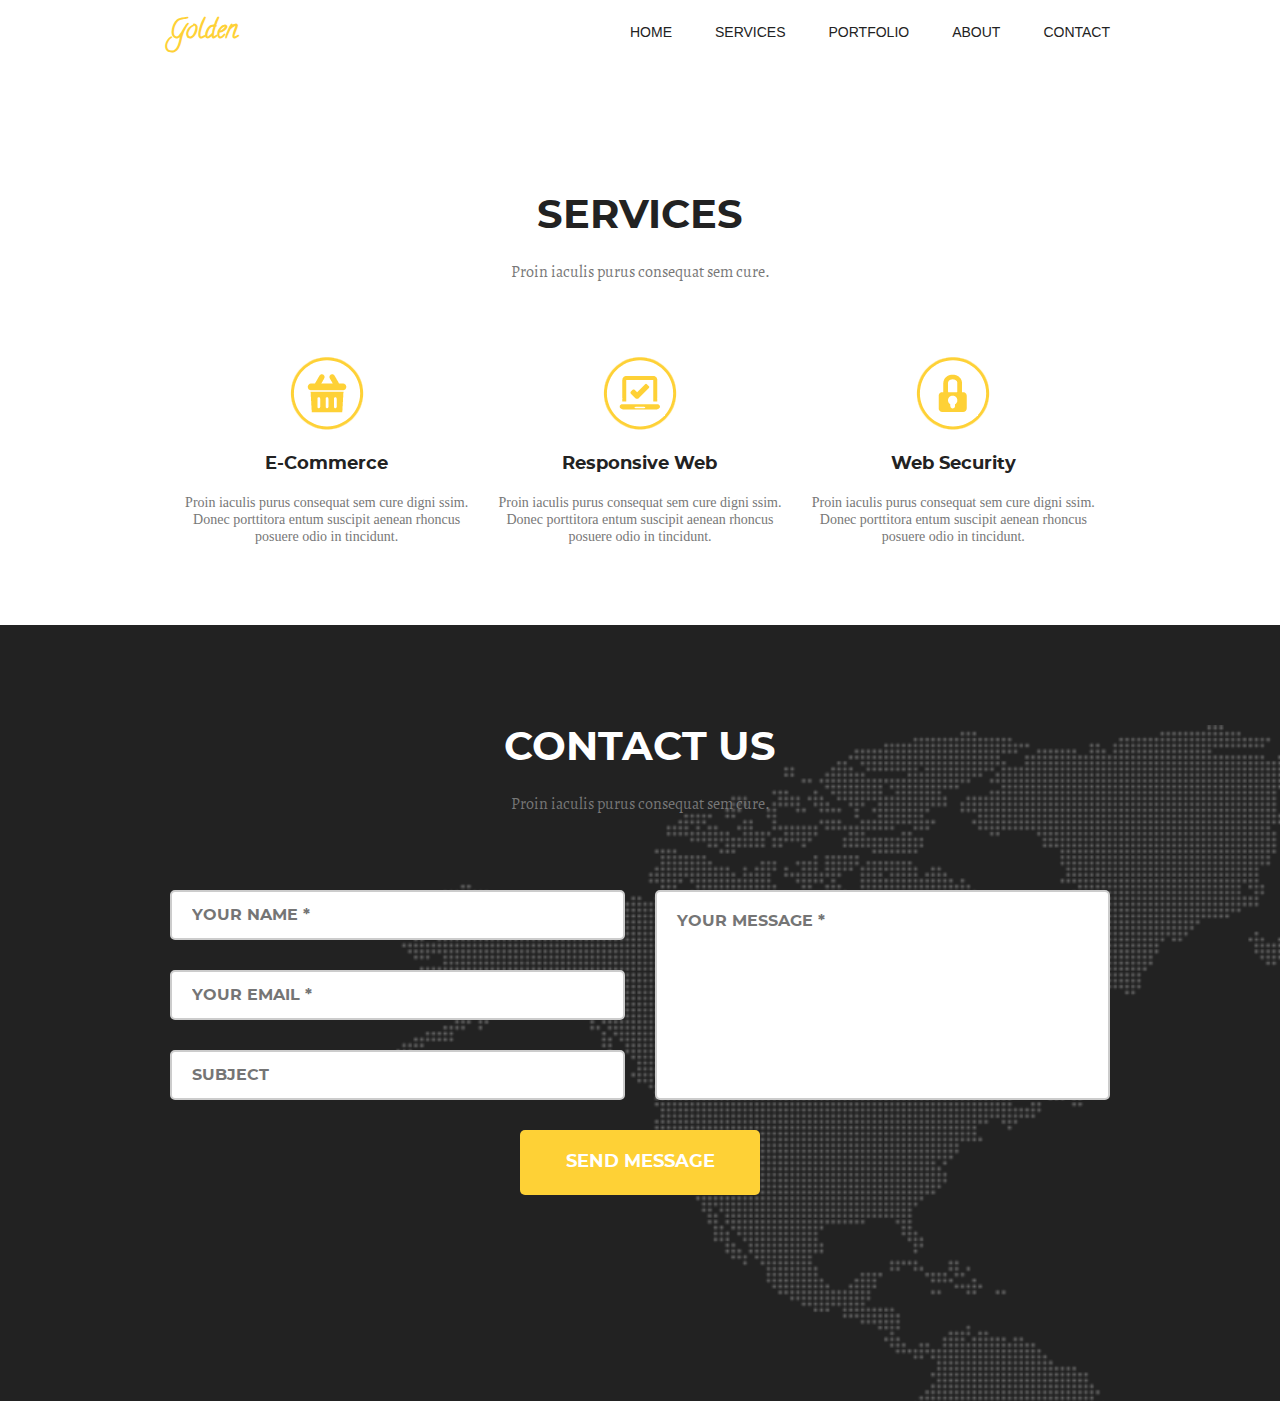
<file: html-css/module-07/index.html>
<!DOCTYPE html>
<html lang="en">
  <head>
    <meta charset="UTF-8" />
    <meta name="viewport" content="width=device-width, initial-scale=1.0" />
    <meta http-equiv="X-UA-Compatible" content="ie=edge" />
    <link rel="stylesheet" href="./css/normalize.css" />
    <link rel="stylesheet" href="./css/styles.css" />
    <title>Home Work module 7</title>
  </head>

  <body>
    <header>
      <div class="header-block container">
        <h1 class="h1-link h1-link--firstletter">
          <a class="h1-link__item" href="#">golden</a>
        </h1>
        <nav>
          <ul class="nav">
            <li class="nav__item">
              <a href="#" class="nav__link">home</a>
            </li>
            <li class="nav__item">
              <a href="#" class="nav__link">services</a>
            </li>
            <li class="nav__item">
              <a href="#" class="nav__link">portfolio</a>
            </li>
            <li class="nav__item"><a href="#" class="nav__link">about</a></li>
            <li class="nav__item"><a href="#" class="nav__link">contact</a></li>
          </ul>
        </nav>
      </div>
    </header>
    <main>
      <section class="section">
        <header class="section-header container">
          <h2 class="section-header__first-line">
            services
          </h2>
          <p
            class="section-header__second-line section-header__second-line--firstletter"
          >
            proin iaculis purus consequat sem cure.
          </p>
        </header>
        <ul class="services-table container">
          <li class="services-table__card">
            <h3
              class="services-table__el-1 services-table__element--sprite services-table__element--basket"
            >
              E-Commerce
            </h3>

            <p class="services-table__el-2">
              Proin iaculis purus consequat sem cure digni ssim. Donec
              porttitora entum suscipit aenean rhoncus posuere odio in
              tincidunt.
            </p>
          </li>
          <li class="services-table__card">
            <h3
              class="services-table__el-1 services-table__element--sprite services-table__element--comp"
            >
              Responsive Web
            </h3>

            <p class="services-table__el-2">
              Proin iaculis purus consequat sem cure digni ssim. Donec
              porttitora entum suscipit aenean rhoncus posuere odio in
              tincidunt.
            </p>
          </li>
          <li class="services-table__card locked">
            <h3
              class="services-table__el-1 services-table__element--sprite services-table__element--locked"
            >
              Web Security
            </h3>

            <p class="services-table__el-2">
              Proin iaculis purus consequat sem cure digni ssim. Donec
              porttitora entum suscipit aenean rhoncus posuere odio in
              tincidunt.
            </p>
          </li>
        </ul>
      </section>
      <section class="main__form">
        <div class="container">
          <header class="section-header container">
            <h2
              class="section-header__first-line section-header__first-line--2-color"
            >
              contact us
            </h2>

            <p
              class="section-header__second-line  section-header__second-line--firstletter"
            >
              Proin iaculis purus consequat sem cure.
            </p>
          </header>
          <form
            action="#"
            method="GET"
            target="_self"
            id="contact-form-new"
            autocomplete="on"
          >
            <div class="contact-form__content">
              <ul class="contact-form__left-column">
                <li class="contact-form__left-column-element">
                  <input
                    class="main-form__input-type1 main-form__input-type--valid"
                    type="text"
                    name="name"
                    placeholder="your name *"
                    maxlength="35"
                    required
                  />
                </li>
                <li class="contact-form__left-column-element">
                  <input
                    class="main-form__input-type1 main-form__input-type--valid"
                    type="email"
                    name="email"
                    placeholder="your email *"
                    maxlength="35"
                    required
                  />
                </li>
                <li class="contact-form__left-column-element">
                  <input
                    class="main-form__input-type1"
                    type="text"
                    name="subject"
                    maxlength="35"
                    placeholder="subject"
                  />
                </li>
              </ul>
              <textarea
                class="main-form__input-type1 main-form__input-type1--big main-form__input-type--valid"
                name="you-message"
                placeholder="your message *"
                required
              ></textarea>
            </div>
            <input
              type="submit"
              value="send message"
              class="main-form__button"
            />
          </form>
        </div>
      </section>
    </main>
  </body>
</html>
</file>
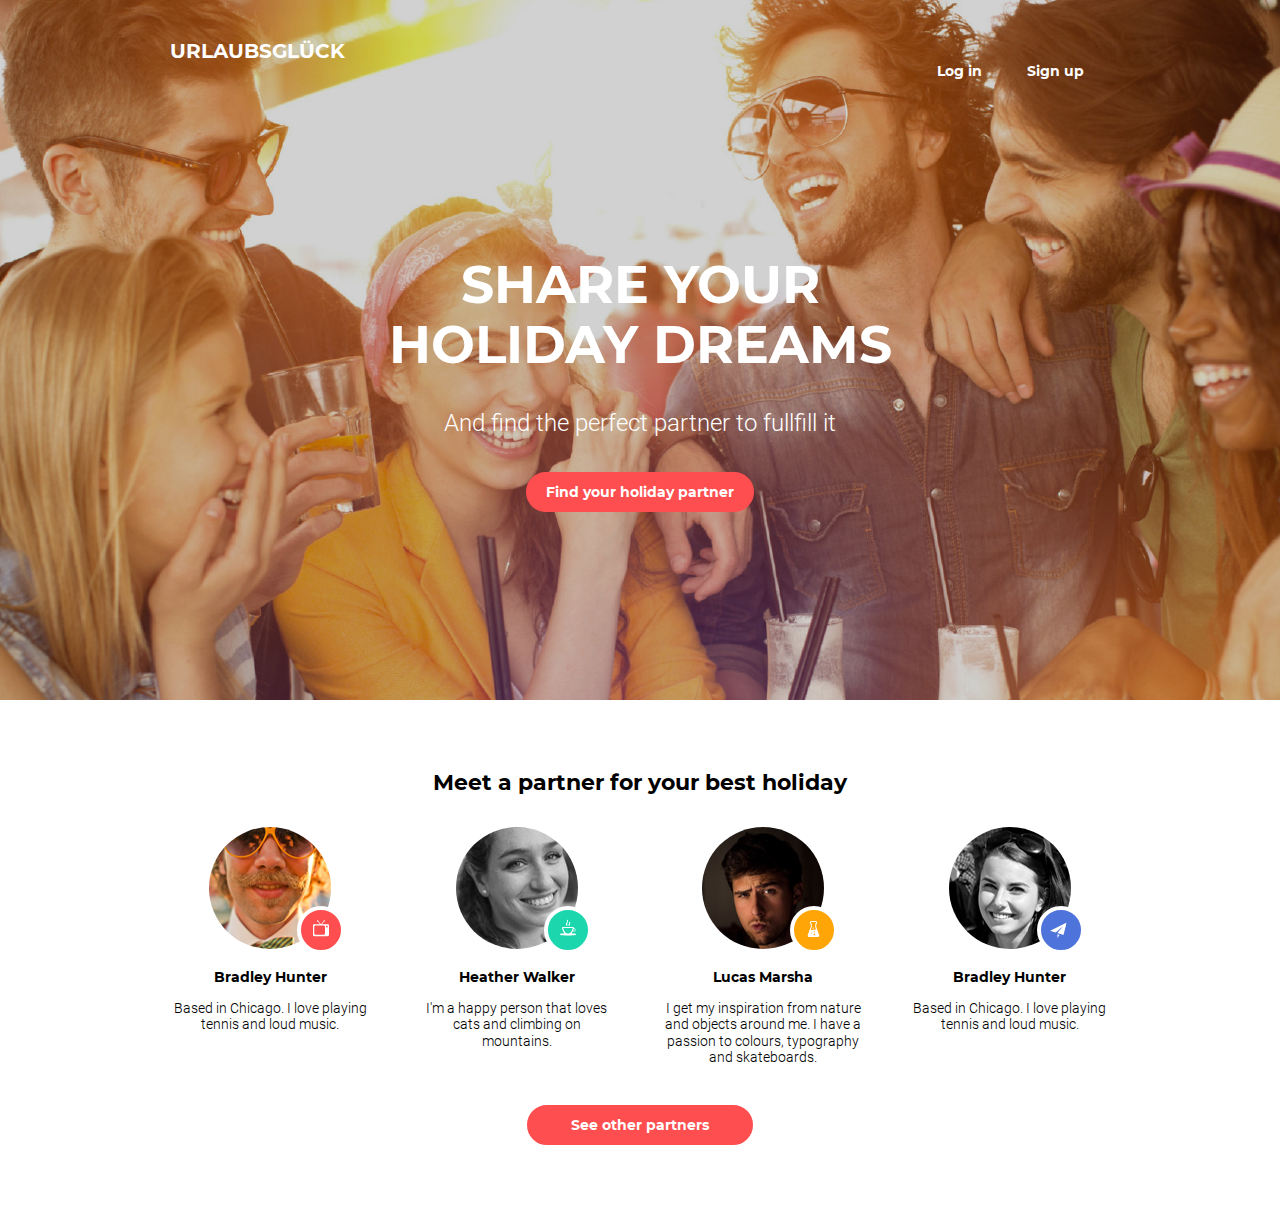
<file: html-css/module-08/index.html>
<!DOCTYPE html>
<html lang="en">
  <head>
    <meta charset="UTF-8" />
    <meta name="viewport" content="width=device-width, initial-scale=1.0" />
    <meta http-equiv="X-UA-Compatible" content="ie=edge" />
    <link rel="stylesheet" href="./css/main.css" />
    <title>Home Work module 7</title>
  </head>

  <body>
    <div class="masthead-wrapper">
      <div class="masthead container">
        <header class="masthead__header">
          <h1 class="masthead__logo">
            <a href="#" class="masthead__link --white">URLAUBSGLÜCK</a>
          </h1>
          <nav>
            <ul class="masthead__action-table">
              <li class="masthead__table-item">
                <button class="button button--white">log in</button>
              </li>
              <li class="masthead__table-item">
                <button class="button button--white">sign up</button>
              </li>
            </ul>
          </nav>
        </header>
      </div>
      <section class="masthead__hero">
        <header class="hero__header">
          <h2 class="block-partner__slogan --white">
            Share your holiday dreams
          </h2>
        </header>
        <p class="block-partner__text --white">
          And find the perfect partner to fullfill it
        </p>
        <button class="button button--red">Find your holiday partner</button>
      </section>
    </div>
    <main>
      <section class="container section">
        <header class="section__header">
          <h2 class="section__header-text">
            Meet a partner for your best holiday
          </h2>
        </header>
        <ul class="section__partner-table">
          <li class="section__partner-item">
            <figure class="section__figure">
              <div class="section__icon-pos tv">
                <img
                  src="./img/1.jpg"
                  width="122"
                  height="122"
                  alt="image1"
                  class="section__partner-photo"
                />
              </div>
              <figcaption class="section__partner-capt">
                <h3 class="section__partner-name">Bradley Hunter</h3>
                <p class="section__partner-text">
                  Based in Chicago. I love playing tennis and loud music.
                </p>
              </figcaption>
            </figure>
          </li>
          <li class="section__partner-item">
            <figure class="section__figure">
              <div class="section__icon-pos jug">
                <img
                  src="./img/2.jpg"
                  width="122"
                  height="122"
                  alt="image2"
                  class="section__partner-photo"
                />
              </div>
              <figcaption class="section__partner-capt">
                <h3 class="section__partner-name">Lucas Marsha</h3>
                <p class="section__partner-text">
                  I get my inspiration from nature and objects around me. I have
                  a passion to colours, typography and skateboards.
                </p>
              </figcaption>
            </figure>
          </li>
          <li class="section__partner-item">
            <figure class="section__figure">
              <div class="section__icon-pos cup">
                <img
                  src="./img/3.jpg"
                  width="122"
                  height="122"
                  alt="image3"
                  class="section__partner-photo"
                />
              </div>
              <figcaption class="section__partner-capt">
                <h3 class="section__partner-name">Heather Walker</h3>
                <p class="section__partner-text">
                  I'm a happy person that loves cats and climbing on mountains.
                </p>
              </figcaption>
            </figure>
          </li>
          <li class="section__partner-item">
            <figure class="section__figure">
              <div class="section__icon-pos tel">
                <img
                  src="./img/4.jpg"
                  width="122"
                  height="122"
                  alt="image4"
                  class="section__partner-photo"
                />
              </div>
              <figcaption class="section__partner-capt">
                <h3 class="section__partner-name">Bradley Hunter</h3>
                <p class="section__partner-text">
                  Based in Chicago. I love playing tennis and loud music.
                </p>
              </figcaption>
            </figure>
          </li>
        </ul>
        <button class="button button--red">See other partners</button>
      </section>
    </main>
  </body>
</html>
</file>
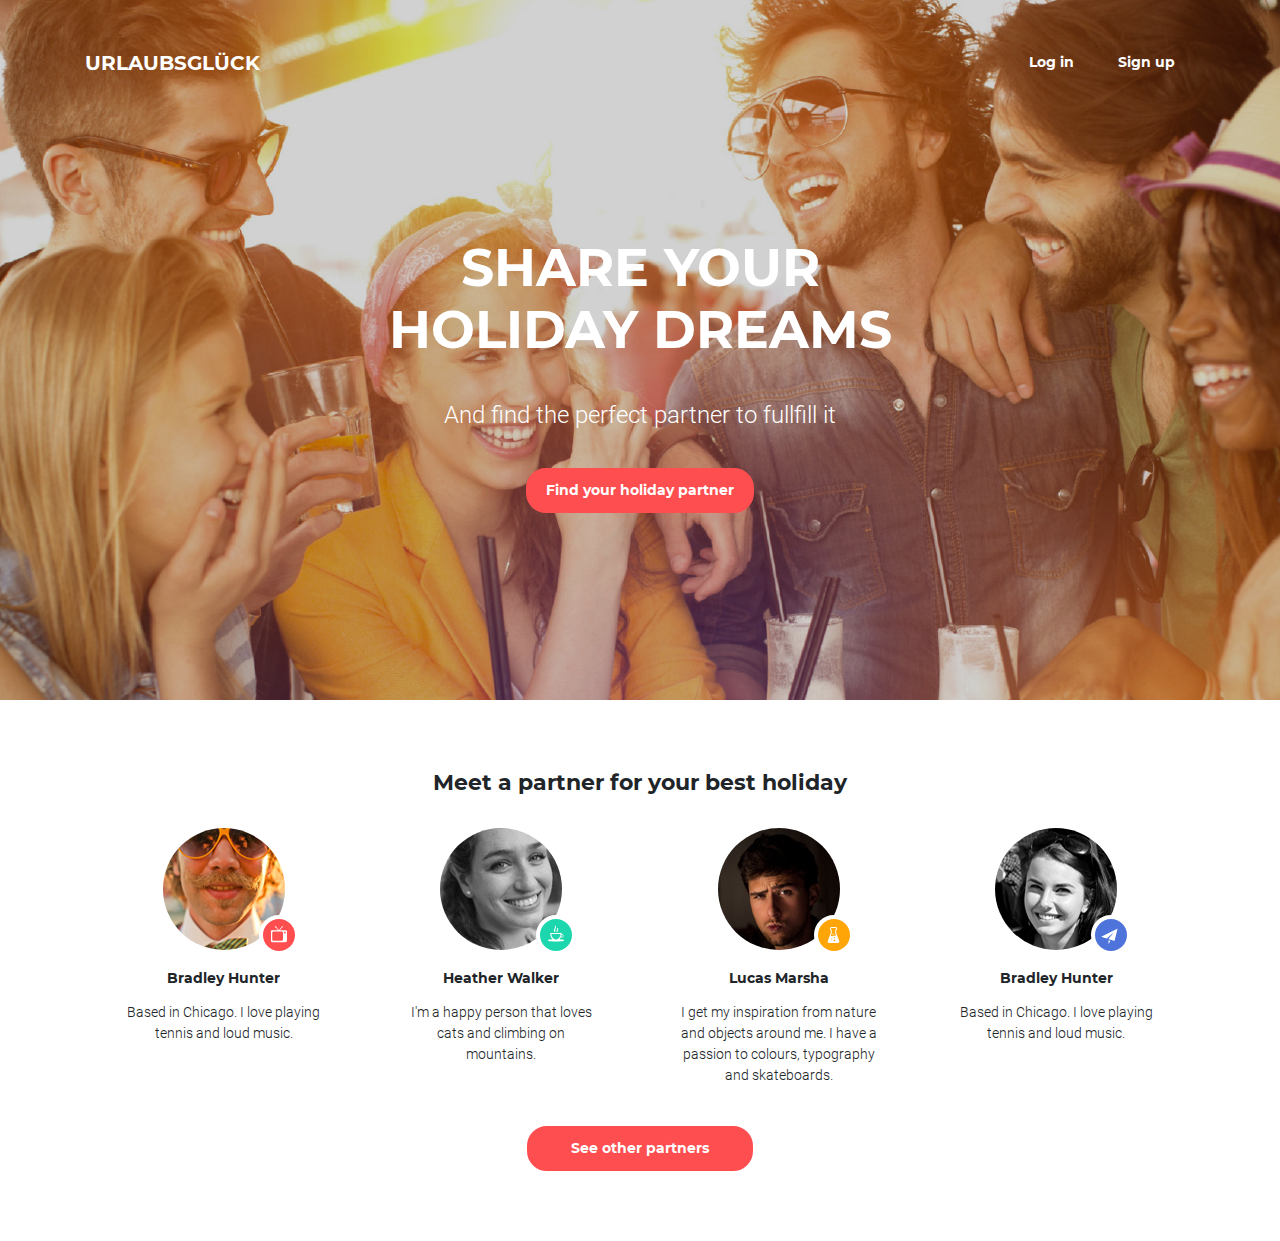
<file: html-css/module-09/index.html>
<!DOCTYPE html>
<html lang="en">

<head>
  <meta charset="UTF-8" />
  <meta name="viewport" content="width=device-width, initial-scale=1.0" />
  <meta http-equiv="X-UA-Compatible" content="ie=edge" />
  <!-- <link rel="stylesheet" href="https://maxcdn.bootstrapcdn.com/bootstrap/4.0.0/css/bootstrap.min.css" integrity="sha384-Gn5384xqQ1aoWXA+058RXPxPg6fy4IWvTNh0E263XmFcJlSAwiGgFAW/dAiS6JXm" crossorigin="anonymous"> -->
  <link rel="stylesheet" href="./css/libs/bootstrap.css" />
  <link rel="stylesheet" href="./css/main.css" />
  <title>Home Work module 9</title>
</head>

<body>
  <div class="wrapper">
    <div class="masthead-wrapper">
      <div class="container">
        <section class="section-1 row">
          <header class="masthead__header col-12">
            <h1 class="masthead__logo">
              <a href="#" class="masthead__link --white">URLAUBSGLÜCK</a>
            </h1>
            <nav class="masthead__nav">
              <ul class="masthead__action-table">
                <li class="masthead__table-item">
                  <button class="button button--white">log in</button>
                </li>
                <li class="masthead__table-item">
                  <button class="button button--white">sign up</button>
                </li>
              </ul>
            </nav>
          </header>
          <section class="masthead__hero col-12 col-md-8">
            <header class="hero__header">
              <h2 class="block-partner__slogan --white">
                Share your holiday dreams
              </h2>
            </header>
            <p class="block-partner__text --white">
              And find the perfect partner to fullfill it
            </p>
            <button class="button button--red">
              Find your holiday partner
            </button>
          </section>
        </section>
      </div>
    </div>
    <main>
      <div class="section-wrapper">
        <div class="container">
          <section class="section">
            <header class="section__header">
              <h2 class="section__header-text">
                Meet a partner for your best holiday
              </h2>
            </header>
            <ul class="section__partner-table row">
              <li class="section__partner-item col-12 col-md-6 col-lg-3">
                <figure class="section__figure">
                  <div class="section__icon-pos tv">
                    <img src="./img/1.jpg" width="122" height="122" alt="image1" class="section__partner-photo" />
                  </div>
                  <figcaption class="section__partner-capt">
                    <h3 class="section__partner-name">Bradley Hunter</h3>
                    <p class="section__partner-text">
                      Based in Chicago. I love playing tennis and loud music.
                    </p>
                  </figcaption>
                </figure>
              </li>
              <li class="section__partner-item col-12 col-md-6 col-lg-3">
                <figure class="section__figure">
                  <div class="section__icon-pos jug">
                    <img src="./img/2.jpg" width="122" height="122" alt="image2" class="section__partner-photo" />
                  </div>
                  <figcaption class="section__partner-capt">
                    <h3 class="section__partner-name">Lucas Marsha</h3>
                    <p class="section__partner-text">
                      I get my inspiration from nature and objects around me. I have
                      a passion to colours, typography and skateboards.
                    </p>
                  </figcaption>
                </figure>
              </li>
              <li class="section__partner-item col-12 col-md-6 col-lg-3">
                <figure class="section__figure">
                  <div class="section__icon-pos cup">
                    <img src="./img/3.jpg" width="122" height="122" alt="image3" class="section__partner-photo" />
                  </div>
                  <figcaption class="section__partner-capt">
                    <h3 class="section__partner-name">Heather Walker</h3>
                    <p class="section__partner-text">
                      I'm a happy person that loves cats and climbing on mountains.
                    </p>
                  </figcaption>
                </figure>
              </li>
              <li class="section__partner-item col-12 col-md-6 col-lg-3">
                <figure class="section__figure">
                  <div class="section__icon-pos tel">
                    <img src="./img/4.jpg" width="122" height="122" alt="image4" class="section__partner-photo" />
                  </div>
                  <figcaption class="section__partner-capt">
                    <h3 class="section__partner-name">Bradley Hunter</h3>
                    <p class="section__partner-text">
                      Based in Chicago. I love playing tennis and loud music.
                    </p>
                  </figcaption>
                </figure>
              </li>
            </ul>
            <button class="button button--red">See other partners</button>
          </section>
        </div>
      </div>
  </main>
  </div>
</body>

</html>
</file>
<file: html-css/module-03/css/styles.css>
body {
    font-family: 'Playfair Display', serif;
    color: #626262;
}
img {
    display: block;
    max-width: 100%;
    height: auto;
}

.navigation{
    padding: 72px 0px 0px;
    font-size: 0px;
}
.wrapper{
    width: 900px;
    margin: 0 auto;
}
.navigation-menu{
    width: 900px;
    list-style: none;
    font-size: 14px;
    text-align: center;
}
.navigation-item{
    display:inline-block;
}
.navigation-link{
    text-transform: uppercase;
    text-decoration: none;
    color: #626262;
}
.navigation-link:hover,
.navigation-link:focus{
    color:#03a9f4;
}
.navigation-item:not(:last-child){
    margin-right: 120px;
}
.news-module{
    width: 100%;
    list-style: none;
    font-size: 0px;
}
.news-cat{
    display: inline-block;
    width: 420px;
    margin-right: 60px;
    margin-top:98px;
    font-size: 14px;
}
.news-cat:nth-child(2n){
    margin-right: 0px;
}
h5{
    font-family: 'Ubuntu', sans-serif;
    margin-top: 31px;
    padding: 0;
    text-transform: uppercase;
    font-size: 14px;
    font-weight:300;
}
h2{
    font-size: 30px;
    margin-top: 42px;
    font-weight:400;
}
.news-text{
    margin-top: 42px;
}
.button_wrapper{
    text-align: center;
}
.load-more{
    margin-top: 56px;
    color: #626262;
    border: 1px solid #626262;
    background: none;
    width:160px;
    min-height:60px;
    padding: 20px 35px;
    cursor: pointer;
    line-height: 24px;
}
.load-more:hover,
.load-more:focus{
    color:#03a9f4;
    border-color: #03a9f4; 
}
.mp-nuller{
    margin: 0;
    padding: 0;
}
</file>
<file: html-css/module-04/css/styles.css>
img {
    display: block;
    max-width: 100%;
    height: auto;
}
body{
    color:#555252;
    font-family: 'Open Sans', sans-serif;
    font-weight: 300;
    box-sizing: border-box;
}
.container{
width: 1110px;
margin:0 auto;
padding: 0;
}
.header{
    margin-bottom: 98px;
}
.header a{
    display:inline-block;
}
h1{
    line-height: 32px;
    text-transform: uppercase;
    font-family: 'Roboto', sans-serif;
    font-weight:300;
    font-size:30px;
    margin-top: 18px;
    float:left;
    text-decoration: none;
    color:#0f0101;    
}
h1::first-letter{
    color:#1abc9c;
    font-weight: 900;
}
.navigation{
    display: inline-block;
    float:right;
} 
.nav-menu{
    list-style-type: none;
    text-transform: uppercase;
    font-family: 'Roboto', sans-serif;
    font-weight: 700;
    font-size: 14px;
    line-height: 11px;
}
.nav-menu li {
    margin: 40px 34px 5px 0px;
    float:left;
}
.nav-menu li:last-child{
    margin-right: 0;
}
.nav-menu li a{
    text-decoration: none;
    color: black;
}
.nav-menu li a:hover,
.nav-menu li a:focus{
    color:#1abc9c;
}
.logo{
    float:left;
}
.f-products{
    font-family: 'Roboto', sans-serif;
    text-transform: uppercase;
    font-weight: 900;
    font-size: 48px;
    text-align: center;
    padding: 0;
    margin: 0;
    letter-spacing:-2px;
    line-height: 32px;
    color: #515151;
}
.f-products::after{
    content:"";
    display: block;
    border-bottom: 7px solid #1abc9c;
    width:164px;
    margin: 0 auto;
    margin-top:24px;
    margin-bottom: 99px;
}
h4::after{
    content:"";
    display: block;
    border-bottom: 7px solid #1abc9c;
    width:164px;
    margin: 0 auto;
    margin-top:24px;
    margin-bottom: 99px;
}
.f-products-table{
    margin:0px;
    margin-bottom: 68px;
    padding: 0px;
}
.f-products-table li{
    list-style: none;
    width: 255px;
    float: left;
    margin-right: 30px;
    margin-bottom: 30px;
    background-color: #323232;
}
.f-products-table li:nth-child(4n){
    margin-right: 0;
}
.f-products-table li a{
    text-decoration: none;
    text-transform: uppercase;
    color:white;
    display: block;
}
.f-product-item_h3{
    margin: 0;
    float: left;
    padding-left: 10px;
    font-size: 18px;    
    line-height: 40px;
    font-weight: 900;
    width: 190px;
  }
  .f-products-table-price{
    float: right;
    width: 55px; 
    font-size: 18px;
    font-weight: 900;
    background-color:#8c8c8c;
    color: var(--card-font-col);
    line-height: 40px;
    text-align: center;
}
.f-products-table li:hover .f-products-table-price{
    background-color:#7fd9c7;
}
.f-products-table li:hover{
    background-color:#1abc9c;
}
.lat-news-table li{
    list-style: none;
    float: left;
    width: 350px;
    margin-right: 30px;
    margin-bottom: 40px;
}
.lat-news-table li:nth-child(3n){
    margin-right: 0px;
}
.news-table-h{
    font-family: 'Open Sans', sans-serif;
    font-weight: 700;
    line-height: 26px;
    font-size: 18px;
    text-align: left;
    margin-top: 10px;
    padding: 0;
}
.news-table-h::after{
    content:"";
    display: block;
    border-bottom: 3px solid #1abc9c;
    width: 136px;
    margin-top:4px;
    margin-bottom: 10px;
}
.news-text{
    font-family: 'Open Sans', sans-serif;
    font-weight: 400;
    font-size: 14px;
    line-height: 26px;
    letter-spacing: -0.03em;
    margin-bottom: 12px;
}
.read-more{
    display: block;
    width: 150px;
    background-color: #1abc9c;
    font-family: 'Open Sans', sans-serif;
    font-weight: 300;
    font-size: 16px;
    line-height: 26px;
    color:white;
    text-transform: capitalize;
    border-radius: 2px;
    border:none;
    text-decoration: none;
    text-align: center;
    padding: 15px 0px 15px 0px;
    cursor: pointer;
    margin: 0 0;
}
.mp-nuller{
    padding: 0;
    margin: 0;
}
.clearfix::after{
    content: "";
    display: table;/* why dont use blok instead table? */
    clear: both;
}
</file>
<file: html-css/module-05/css/styles.css>
@import "./vars.css";
* {
  margin: 0;
  padding: 0;
  box-sizing: border-box;
}
*::before,
*::after {
  box-sizing: inherit;
}
img {
  display: block;
  max-width: 100%;
  height: auto;
}
.clearfix::after {
  content: "";
  display: table;
  clear: both;
}
.wrapper {
  background-color: var(--bg-2color);
}
.header-wrapper {
  background-color: var(--bg-1color);
}
.container {
  width: 1110px;
  margin: 0 auto;
}
.logo {
  display: inline-block;
  margin: 0;
  padding: 0;
  font-family: var(--font-type1);
  font-size: 30px;
  font-weight: 300;
  text-transform: uppercase;
  line-height: 90px;
}
.logo > a {
  text-decoration: none;
  color: var(--main-font-col);
  
}
.logo::first-letter {
  color: var(--sele-font-col);
  font-family: var(--font-type1);
  font-weight: 900;
  letter-spacing: -0.6px;
}
.header-navmenu {
  float: right; 
margin-top:38px;
  
}
.nav-list {
  list-style: none;
  display: inline-block;
  
}
.nav-item {
  display: inline-block;
  margin-right: 34px;
  font-family: var(--font-type2);
  font-size: 14px;
  font-weight: 700;
  text-transform: uppercase;
  
}
.nav-link {
  display: inline-block;
  text-decoration: none;
  color: var(--menu-font-col);
}
.nav-item:last-child {
  margin-right: 0px;
}
.nav-link:hover {
  color: var(--sele-font-col);
}
.nav-link:focus {
  color: var(--sele-font-col);
}
.slider {
  position: relative;
  height: 600px;
  margin: 0 auto;
}
.slider-ctrl{
  position: absolute;
  top: 50%;
  left: 50%;
  transform: translate(-50%, -50%);
  z-index: 3;
}
.left-ctrl{
  position: absolute;
  background: url(../img/arrow-l.png) no-repeat center;
  left: 0;
  top: 50%;
  z-index: 3;
}
.right-ctrl{
  position: absolute;
  background: url(../img/arrow-r.png) no-repeat center;
  right: 0;
  top: 50%;
}
.buttbox {
  height: 104px;
  width: 104px;
  background-color: var(--sele-font-col);
  opacity: 0.55;
  border: 0;
  transform: translateY(-50%);
}
.buttbox:hover,
.buttbox:focus {
  opacity: 1;
}
.slides{
  background-color: blueviolet;
  list-style-type: none;
  position: relative;
}
.slider-img{
  width: 100%;
  height: 600px;
  object-fit: cover;
  z-index: 1;
}
.slider-overlay-text {
  position: absolute;
  top: 50%;
  left: 50%;
  transform: translate(-50%, -50%);
  z-index: 2;
}
.slider-bs {
  color: var(--card-font-col);
  font-family: var(--font-type1);
  text-transform: uppercase;
  font-weight: 900;
  font-size: 60px;
  text-align: left;
  margin-bottom: 35px;
}
.slider-ss {
  color: #ffffff;
  font-family: var(--font-type2);
  text-transform: uppercase;
  font-weight: 300;
  font-size: 24px;
  text-align: left;
}
.slider::after {
  position: absolute;
  content: "";
  display: block;
  top: 0;
  left: 0;
  background-color: var(--card-ov-bg-2col);
  width: 100%;
  height: 100%;
  z-index: 1;
}

.info-section-title {
  color: var(--main-font-col);
  font-family: var(--font-type1);
  font-size: 48px;
  font-weight: 400;
  line-height: 32px;
  text-transform: uppercase;
  letter-spacing: -0.96px;
  text-align: center;
  margin-top: 100px;
}
.info-section-title::after {
  content: "";
  display: block;
  border-bottom: var(--pelem-th) solid var(--sele-font-col);
  width: var(--pelem-len);
  margin: 0 auto;
  margin-top: 32px;
  margin-bottom: 82px;
}
.new-col-table {
  list-style: none;
  margin-bottom: 100px;
}
.new-col-card {
  width: 255px;
  float: left;
  margin-right: 30px;
  text-transform: uppercase;
  font-family: var(--font-type1);
  margin-bottom: 30px;
}
.new-col-card:nth-child(4n) {
  margin-right: 0px;
}
.link-a {
  color: var(--card-font-col);
  display: block;
  cursor: pointer;
}
.new-col-card-image {
  position: relative;
}
.new-col-card-image-overlay {
  display: none;
  position: absolute;
  top: 0;
  left: 0;
  background-color: var(--card-ov-bg-1col);
  width: 100%;
  height: 100%;
}

.overlay-content {
  background-color: var(--card-ov-bg-2col);
  position: absolute;
  top: var(--card-ov-bg-marg-size);
  left: var(--card-ov-bg-marg-size);
  right: var(--card-ov-bg-marg-size);
  bottom: var(--card-ov-bg-marg-size);
}
.b-table {
  position: absolute;
  top: 50%;
  left: 50%;
  transform: translate(-50%, -50%);
}
.b-t-item {
  float: left;
  list-style: none;
  margin-right: 8px;
  margin-bottom: 8px;
}
.b-t-item:nth-child(3n) {
  margin-right: 0px;
}
.b-t-item:last-child {
  margin-right: 0px;
  margin-bottom: 0px;
}
.new-col-card-image:hover .new-col-card-image-overlay {
  display: block;
}
.b-t-item:hover {
  background-color: var(--sele-font-col);
}
.ov-sm-icon:hover,
.ov-big-icon:hover {
  border-color: var(--sele-font-col);
  background-color: var(--sele-font-col);
}
.ov-sm-icon {
  display: block;
  width: 50px;
  height: 50px;
  border: 1px solid white;
  background-color: transparent;
}
.ov-big-icon {
  display: block;
  width: 166px;
  height: 50px;
  border: 1px solid white;
  font-size: 14px;
  font-family: var(--font-type2);
  color: var(--card-font-col);
  text-transform: uppercase;
  text-align: center;
}
.b-t-item-text {
  margin-left: 40px;
}
.heart {
  background: url("../img/heart.png") no-repeat center;
}
.cross-arrows {
  background: url("../img/cross-arrows.png") no-repeat center;
}
.clock {
  background: url("../img/clock.png") no-repeat center;
}
.box {
  background: url("../img/box.png") no-repeat left;
  background-color: var(--bg-3color);
}

.fa-shopping-cart {
  font-size: 30px;
  line-height: 0;
}
.bot-f-prod{
  background-color:var(--bg-3color);
  font-size: 0;
}
.new-col-item {
  display: inline-block;
  padding-left: 10px;
  font-size: 18px;    
  line-height: 40px;
  font-weight: 900;
  width: 196px;
  color: var(--card-font-col);
}
.new-col-item-price {
  display: inline-block;
  width: 59px; 
  font-size: 18px;
  font-weight: 900;
  background-color:#8c8c8c;
  color: var(--card-font-col);
  line-height: 40px;
  text-align: center;
}
.new-col-card:hover .new-col-item-price{
  background-color: #7fd9c7;
}
.new-col-card:hover .new-col-item{
  background-color: var(--sele-font-col);
}
.footer {
  padding-top: 44px;
  padding-bottom: 40px;
  background-color: var(--bg-3color);
  font-family: var(--font-type2);
  font-size: 16px;
  font-weight: 400;
  line-height: 28px;
  letter-spacing: -0.32px;
  color: var(--card-font-col);
  letter-spacing: -0.32px;
  text-align: center;
}
.footer > a {
  color: var(--sele-font-col);
  text-decoration: none;
}
</file>
<file: html-css/module-06/css/styles.css>
:root {
  --main-font: "Montserrat", sans-serif;
  --main-font2: "Kaushan Script", cursive;
  --main-text-font: "Roboto", sans-serif;
  --main-color1: #95e1d3;
  --main-color2: #f38181;
  --main-text-col: #333333;
  --main-text-col2: #999999;
}
* {
  margin: 0;
  padding: 0;
  box-sizing: border-box;
}
*::before,
*::after {
  box-sizing: inherit;
}
body {
  font-family: var(--main-text-font);
  font-weight: 400;
  font-size: 15px;
  color: var(--main-text-col2);
  line-height: 24px;
}
img {
  display: block;
  max-width: 100%;
  height: auto;
}
.clearfix::after {
  content: "";
  display: table;
  clear: both;
}
.container {
  width: 1200px;
  margin: 0 auto;
}
.header {
  display: flex;
  justify-content: space-between;
  align-items: center;
  min-height: 90px;
}
.main-link{
  margin: 0;
}
.logo-link {
  display: block;
  text-decoration: none;
  font-family: var(--main-font);
  font-weight: 700;
  color: var(--main-color1);
}
.nav-menu {
  display: flex;
  justify-content: space-between;
  min-width: 570px;
  flex-wrap: wrap;
}
.nav-menu__item {
  list-style: none;
}
.nav-menu__link {
  display: block;
  text-transform: uppercase;
  text-decoration: none;
  font-family: var(--main-font);
  font-weight: 400;
  font-size: 14px;
  color: var(--main-color1);
  transition: color 0.2s linear;
}
.nav-menu__link::after {
  content: "";
  display: block;
  border-bottom: 3px solid var(--main-color2);
  width: 100%;
  transform: scaleX(0);
  transition: transform 0.2s linear;
}
.nav-menu__link:hover {
  color: var(--main-color2);
}
.nav-menu__link:hover::after {
  color: var(--main-color2);
  transform: scaleX(1);
}
.section-work {
  padding-top: 90px;
  padding-bottom: 45px;
}
.section-team{
  padding-top: 45px;
  padding-bottom: 82px;
}
.section-header {
  margin-bottom: 90px;
}
.section-header__headline{
  margin: 0;
}
.section-header__tagline1 {
  display: block;
  text-transform: lowercase;
  font-family: var(--main-font2);
  font-weight: 400;
  font-size: 24px;
  color: var(--main-text-col);
  text-align: center;
  margin-bottom: 22px;
}
.section-header__tagline1:first-letter {
  text-transform: uppercase;
  font-family: var(--main-font2);
  font-weight: 400;
  font-size: 24px;
  color: var(--main-text-col);
}
.section-header__tagline2 {
  display: block;
  text-transform: uppercase;
  font-family: var(--main-font);
  font-weight: 700;
  font-size: 30px;
  color: var(--main-text-col);
  text-align: center;
}
.section-header__tagline2::after {
  content: "";
  margin:0 auto;
  display: block;
  border-bottom: 3px solid var(--main-color2);
  width: 60px;
  margin-top: 20px;
}

.service-list {
  padding: 10px;
  display: flex;
  flex-wrap: wrap;
  justify-content: space-between;
}
.service-list__item {
  list-style: none;
  margin-bottom: 100px;
  display: flex;
  flex-basis: 382px;
  justify-content: space-between;
}
.service-list__item:nth-child(n + 3) {
  margin-bottom: 0;
}
.am-services-wrapper {
  width: 300px;
}
.am-servises-head {
  margin: 0;
  padding: 0;
  text-transform: uppercase;
  font-family: var(--main-font);
  font-size: 14px;
  font-style: normal;
  margin-bottom: 20px;
  color:var(--main-text-col);
}
.sprite::before {
  background-image: url("../img/spritesheet.png");
  background-repeat: no-repeat;
  display: block;
}
.icon_alarm::before {
  content: "";
  width: 31px;
  height: 31px;
  background-position: -5px -5px;
}
.icon_lg::before {
  content: "";
  width: 32px;
  height: 32px;
  background-position: -89px -47px;
}
.icon_creat::before {
  content: "";
  width: 32px;
  height: 32px;
  background-position: -5px -47px;
}
.icon_seo::before {
  content: "";
  width: 32px;
  height: 32px;
  background-position: -47px -5px;
}
.icon_css::before {
  content: "";
  width: 32px;
  height: 32px;
  background-position: -47px -47px;
}
.icon_digital::before {
  content: "";
  width: 32px;
  height: 32px;
  background-position: -89px -5px;
}
.am-services-text {
  font-family: var(--main-text-font);
  font-size: 14px;
  font-style: normal;
  color:var(--main-text-col2);
}
.section-header__text {
  padding-top:90px;
  /* или лучше маргин-топ */
  max-width: 80%;
  margin: 0 auto 92px;
  text-align: center;
}
.card-table {
  display: flex;
  justify-content: space-between;
}
.card-table__item {
  list-style: none;
  max-width: 380px;
}
.card-table__photo {
  width: 100%;
}
.card-table__img-wrapper {
  position: relative;
  transition: all .2s linear;
  margin-bottom: 30px;
}
.card-table__img-wrapper:hover{
  transform: translate(-10px, -10px);
}
.card-table__img-wrapper:hover .card-table__overlay{
  transform: translate(-10px, -10px);
  box-shadow: 10px 10px 0px 0px rgba(149, 225, 211, 1);
  background-image: linear-gradient(
    90deg,
    rgba(252, 227, 138, 0.9) 0%,
    rgba(243, 129, 129, 0.9) 100%
  );
  visibility: visible;
}
.card-table__overlay {
  visibility: hidden;
  position: absolute;
  top: 0;
  left: 0;
  width: 100%;
  height: 100%;
  display: flex;
  align-items: center;
  justify-content: center;
}
.sm-table {
  display: flex;
}
.sm-table__item {
  list-style: none;
  margin-right: 4px;
}
.sm-table__link {
  display: block;
  width: 55px;
  height: 55px;
  background-color: #fce38a;
  background-repeat: no-repeat;
  background-image: url("../img/spritesheet.png");
  transition: background-color .2s linear;
}
.sm-table__link:hover {
  background-color: var(--main-color1);
}
.sprite-facebook {
  background-position: -76px -166px;
}
.sprite-twitter {
  background-position: 9px -95px;
}
.sprite-pinterest {
  background-position: -80px -99px;
}
.sprite-instagram {
  background-position: 10px -166px;
}
.card-table__name {
  text-align: center;
  text-transform: uppercase;
  font-size: 14px;
  font-family: var(--main-font);
  color: var(--main-text-col);
  margin-bottom: 15px;
}

.card-table__job {
  text-align: center;
  text-transform: capitalize;
  font-family: var(--main-text-font);
  font-weight: 400;
  font-style: italic;
}
.footer-nav {
  min-height: 62px;
  border-top: 1px solid var(--main-text-col2);
  display: flex;
  justify-content: space-between;
  align-items: center;
}
.footer-text {
  color: var(--main-font);
  font-size: 14px;
  font-weight: 400;
  font-style: normal;
}
.footer-link {
  display: inline-block;
  color: #f38181;
  text-decoration: none;
}
.subscribe {
  width: 380px;
  height: 40px;
  display: flex;
  justify-content: space-between;
}
.form-email {
  font-weight: 300;
  font-style: italic;
  border: 1px solid var(--main-text-col2);
  padding-left: 10px;
  flex-grow: 1;
}
.sub-but {
  width: 150px;
  text-transform: uppercase;
  border: 1px solid var(--main-color1);
  background-color: var(--main-color1);
  color: white;
  font-family: var(--main-font);
  font-weight: 700;
  font-size: 14px;
  cursor: pointer;
  transition: background-color .2s linear, border-color .2s linear;
}
.sub-but:hover{
  background-color: var(--main-color2 );
  border-color:var(--main-color2 );
}
</file>
<file: html-css/module-07/css/styles.css>
@import "./vars.css";
@import "./fonts.css";

body {
  box-sizing: border-box;
}
img {
  max-width: 100%;
  display: block;
  height: auto;
}
*::before,
*::after {
  box-sizing: inherit;
}
.container {
  width: 940px;
  margin: 0 auto;
}
.header-block {
  display: flex;
  justify-content: space-between;
  align-items: center;
  min-height: 65px;
}
.h1-link {
  margin: 0;
}
.h1-link--firstletter::first-letter {
  text-transform: uppercase;
}
.h1-link__item {
  display: block;
  text-decoration: none;
  font-family: var(--main-font2), sans-serif;
  font-size: 26px;
  color: var(--main-color1);
}

.nav {
  margin: 0;
  padding: 0;
  min-width: 480px;
  display: flex;
  justify-content: space-between;
}
.nav__item {
  list-style: none;
}
.nav__link {
  display: block;
  text-transform: uppercase;
  text-decoration: none;
  font-family: var(--main-font1), sans-serif;
  font-size: 14px;
  color: var(--main-color2);
}
.nav__link:hover,
.nav__link:focus {
  color: var(--main-color1);
}
.section {
  padding-top: 128px;
  padding-bottom: 80px;
}
.section-header {
  text-align: center;
  margin-bottom: 76px;
}
.section-header__first-line {
  margin: 0;
  display: block;
  text-transform: uppercase;
  font-family: var(--main-font3), sans-serif;
  font-size: 40px;
  color: var(--main-color2);
  margin-bottom: 24px;
}
.section-header__second-line {
  margin: 0;
  font-family: var(--main-font4), sans-serif;
  font-size: 16px;
  color: var(--main-color3);
}
.section-header__second-line--firstletter::first-letter {
  text-transform: uppercase;
}
.section-header__first-line--2-color {
  color: white;
}
.services-table {
  padding: 0;
  display: flex;
  flex-wrap: wrap;
  justify-content: space-around;
  align-items: center;
}
.services-table__card {
  flex-basis: 300px;
  list-style: none;
}
/* .services-table__content {
  list-style: none;
  display: flex;
  flex-direction: column;
  padding: 0;
  margin: 0;
  
} */
.services-table__el-1 {
  margin: 0;
  display: block;
  margin-bottom: 20px;
  font-size: 18px;
  font-family: var(--main-font3), sans-serif;
  color: var(--main-color2);
  text-align: center;
}
.services-table__el-2 {
  margin: 0;
  font-family: var(--main-font6);
  font-size: 14px;
  color: var(--main-color3);
  text-align: center;
  line-height: 1.2;
}

.services-table__element--sprite::before {
  margin: 0 auto;
  content: "";
  background-image: url(../img/spritesheet.png);
  background-repeat: no-repeat;
  display: block;
  width: 74px;
  height: 73px;
  margin-bottom: 24px;
}
.services-table__element--basket::before {
  background-position: -1px -1px;
}

.services-table__element--comp::before {
  background-position: -77px -1px;
}

.services-table__element--locked::before {
  background-position: -153px -1px;
}
.main__form {
  min-height: 676px;
  background-color: #222222;
  background-image: url(../img/Map_Image.png);
  background-repeat: no-repeat;
  background-size: contain;
  background-position: right 100px;
  padding-top: 100px;
}
.contact-form__content {
  display: flex;
  justify-content: space-between;
  margin-bottom: 30px;
}
.contact-form__left-column {
  margin: 0;
  padding: 0;
}
.contact-form__left-column-element {
  list-style: none;
  margin-bottom: 30px;
}
.contact-form__left-column-element:last-child {
  margin-bottom: 0px;
}

.main-form__input-type1 {
  box-sizing: border-box;
  min-height: 50px;
  width: 455px;
  color: var(--main-color3);
  border: 2px solid #cccccc;
  border-radius: 5px;
  font-family: var(--main-font3), sans-serif;
  padding: 0 20px 0 20px;
  text-transform: uppercase;
}
.main-form__input-type1--big {
  padding-top: 20px;
  /* overflow: hidden; */
  resize: none;
}
.main-form__button {
  display: block;
  box-sizing: border-box;
  margin: 0 auto;
  min-width: 240px;
  min-height: 65px;
  background-color: var(--main-color1);
  border: 0px;
  border-radius: 5px;
  font-family: var(--main-font3), sans-serif;
  color: white;
  font-size: 18px;
  text-transform: uppercase;
  transition: background-color 0.3s linear, color 0.2s linear;
}
.main-form__input-type--valid:valid:focus {
  border-color: green;
}
.main-form__input-type--valid:invalid:focus {
  border-color: red;
}
.main-form__button:hover,
.main-form__button:focus {
  background-color: white;
  color: var(--main-color1);
}
</file>
<file: html-css/module-09/css/main.css>
@import "./fonts.css";
@import "./vars.css";
@import "./libs/utils.css";
@import "./common-styles.css";
@import "./components/header.css";
@import "./components/main-section.css";
</file>
<file: html-css/module-08/css/main.css>
@import "./fonts.css";
@import "./libs/normalize.css";
@import "./vars.css";
@import "./libs/utils.css";
@import "./common-styles.css";
@import "./components/header.css";
@import "./components/main-section.css";
</file>
